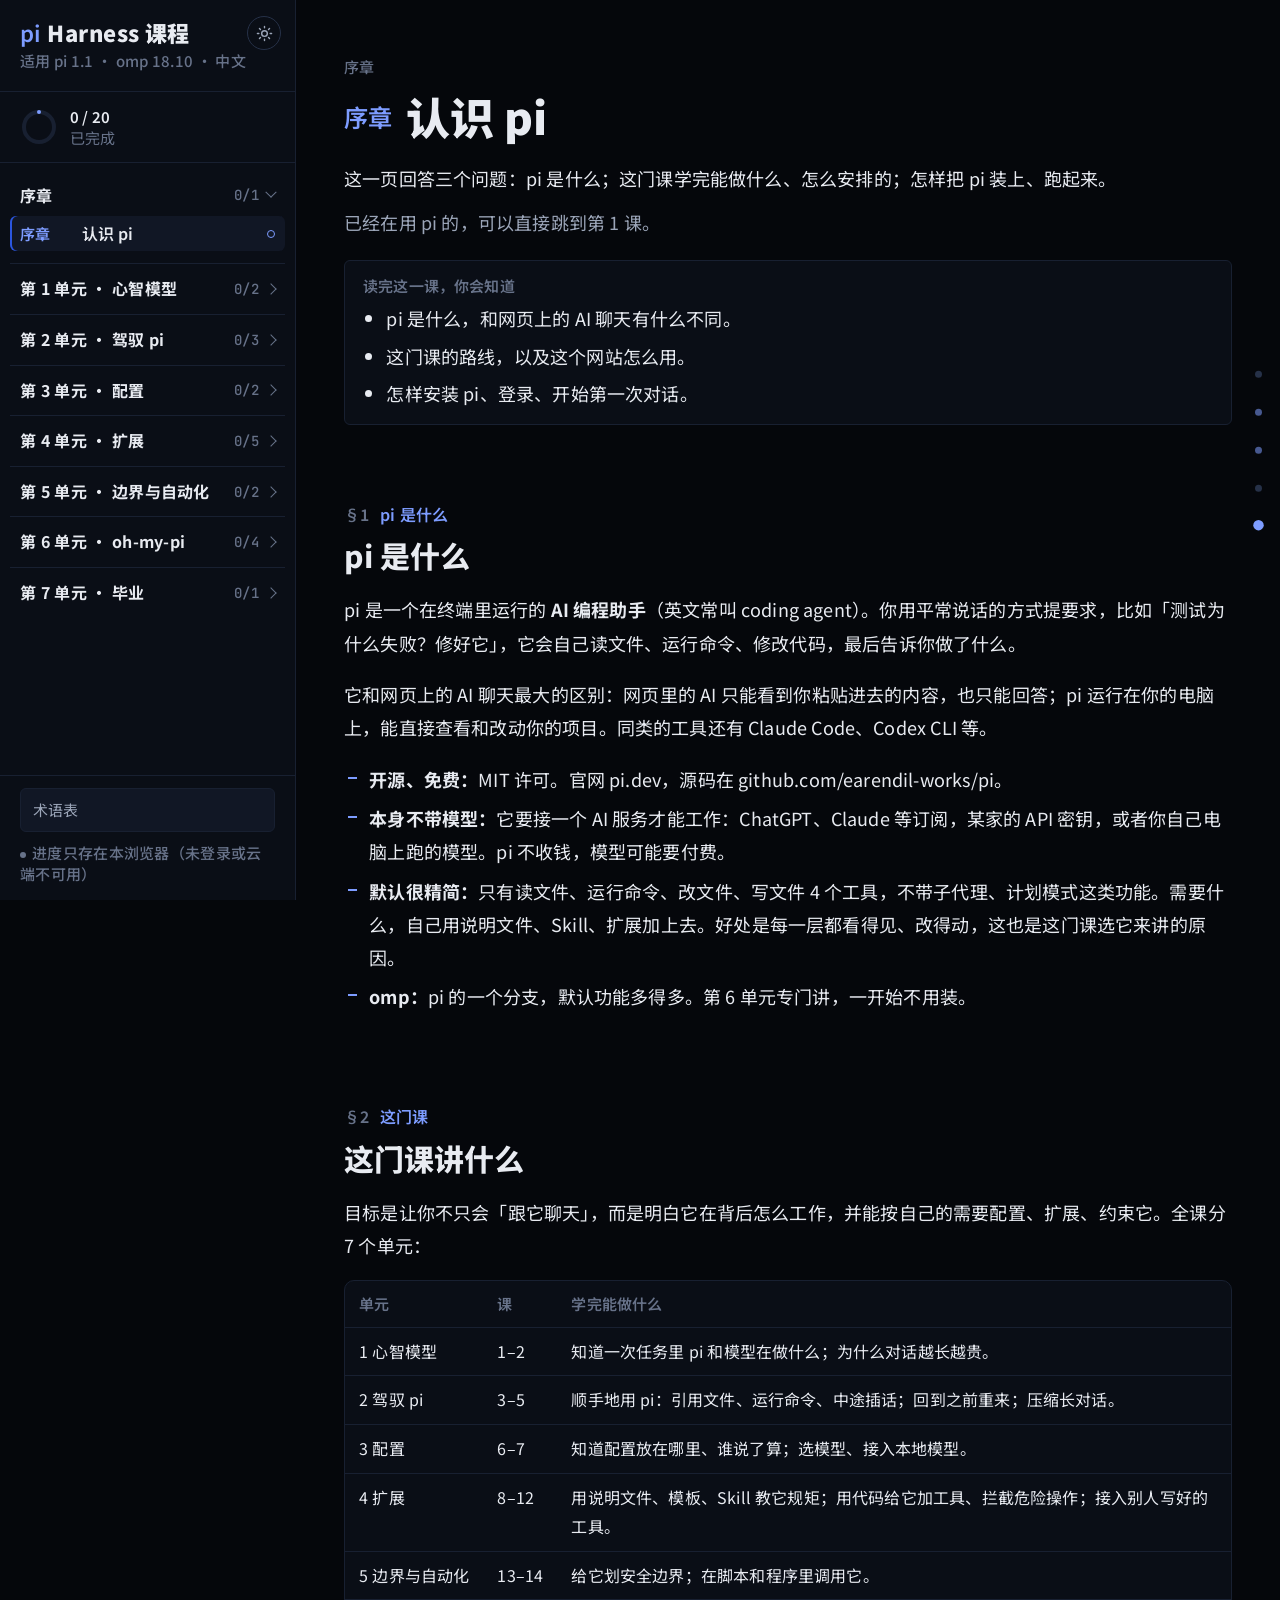
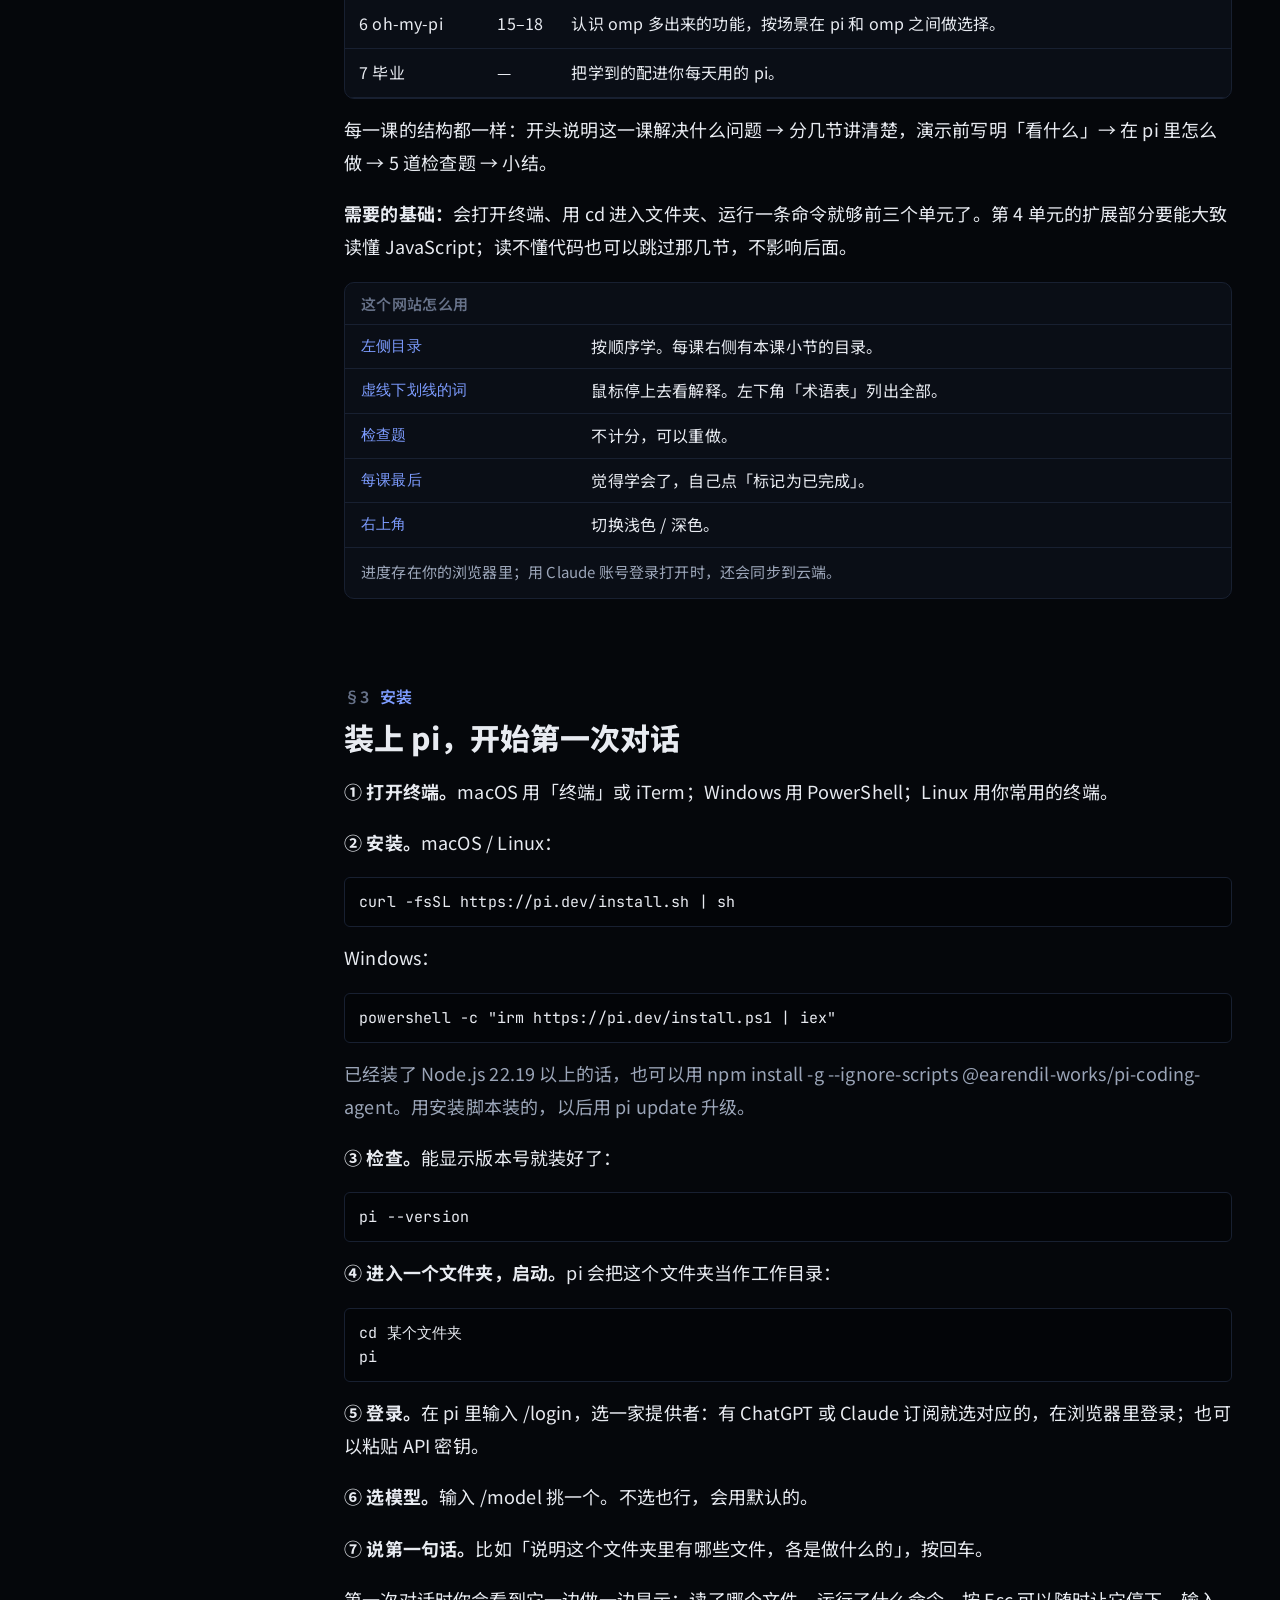
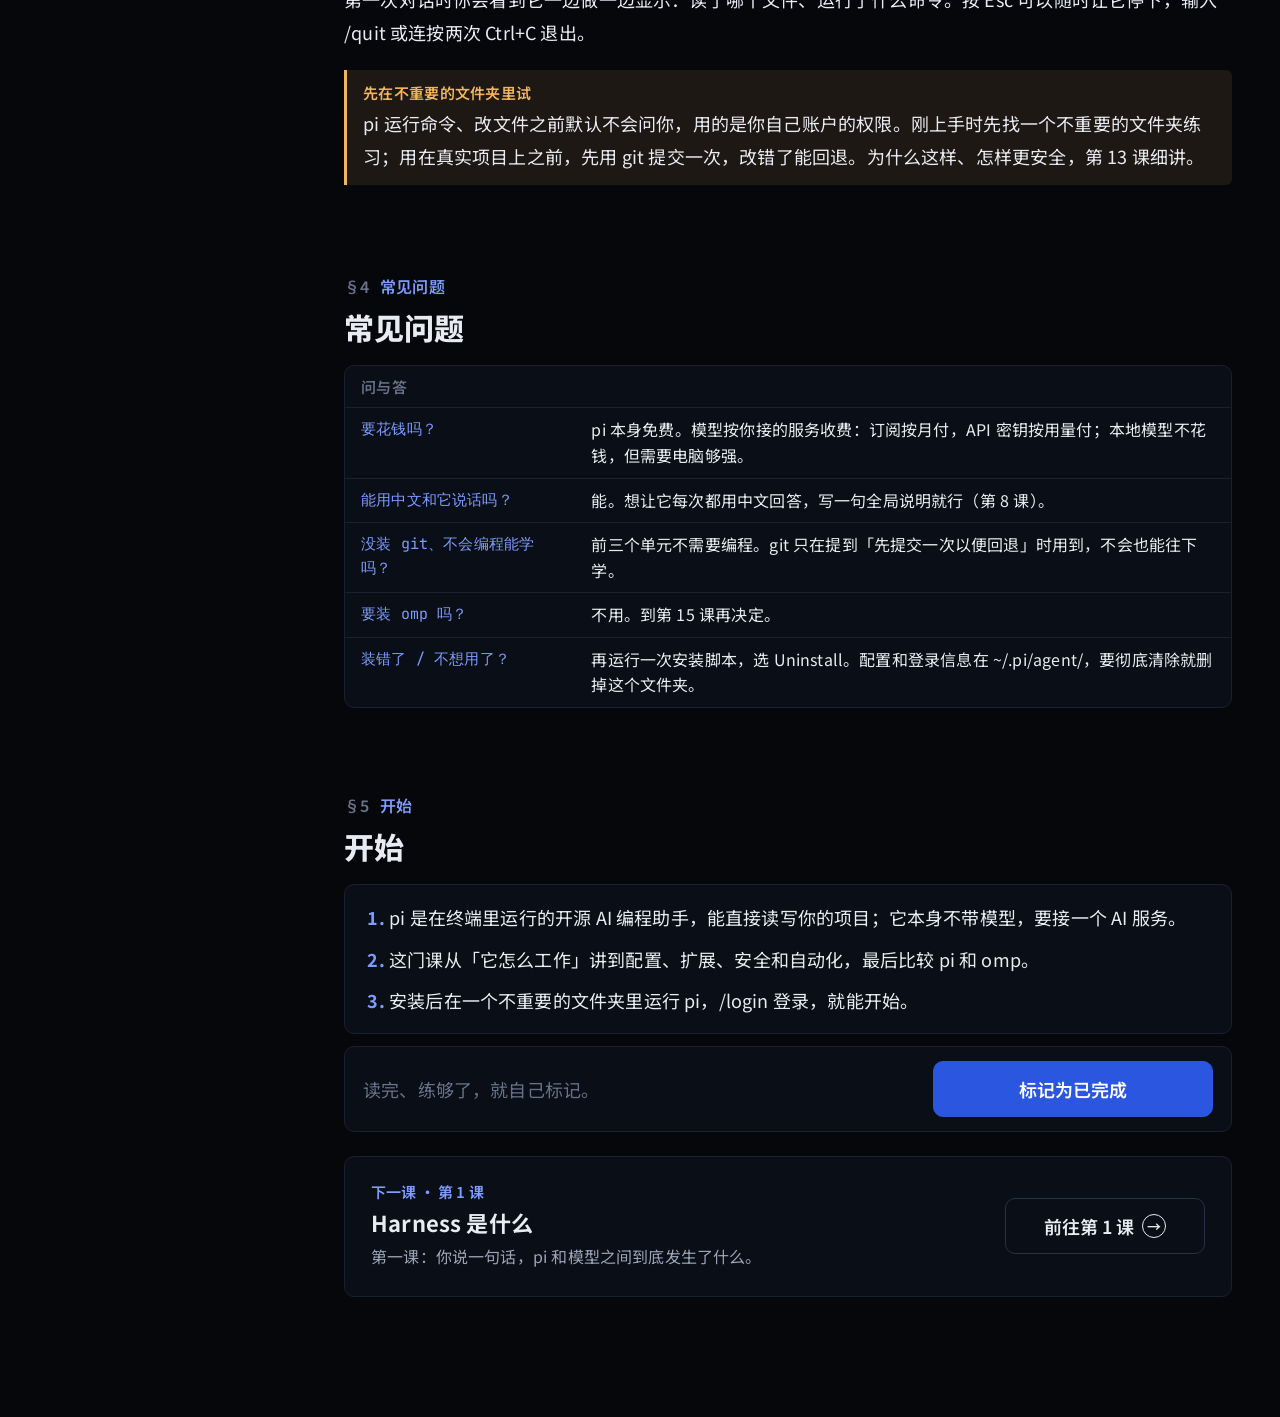
<file: index.html>
<!doctype html>
<meta charset="utf-8">
<title>Pi Harness 课程</title>
<link rel="icon" href="site/favicon.svg" type="image/svg+xml">
<meta http-equiv="refresh" content="0; url=site/">
<script>location.replace("site/" + location.hash);</script>
<a href="site/">进入课程</a>
</file>
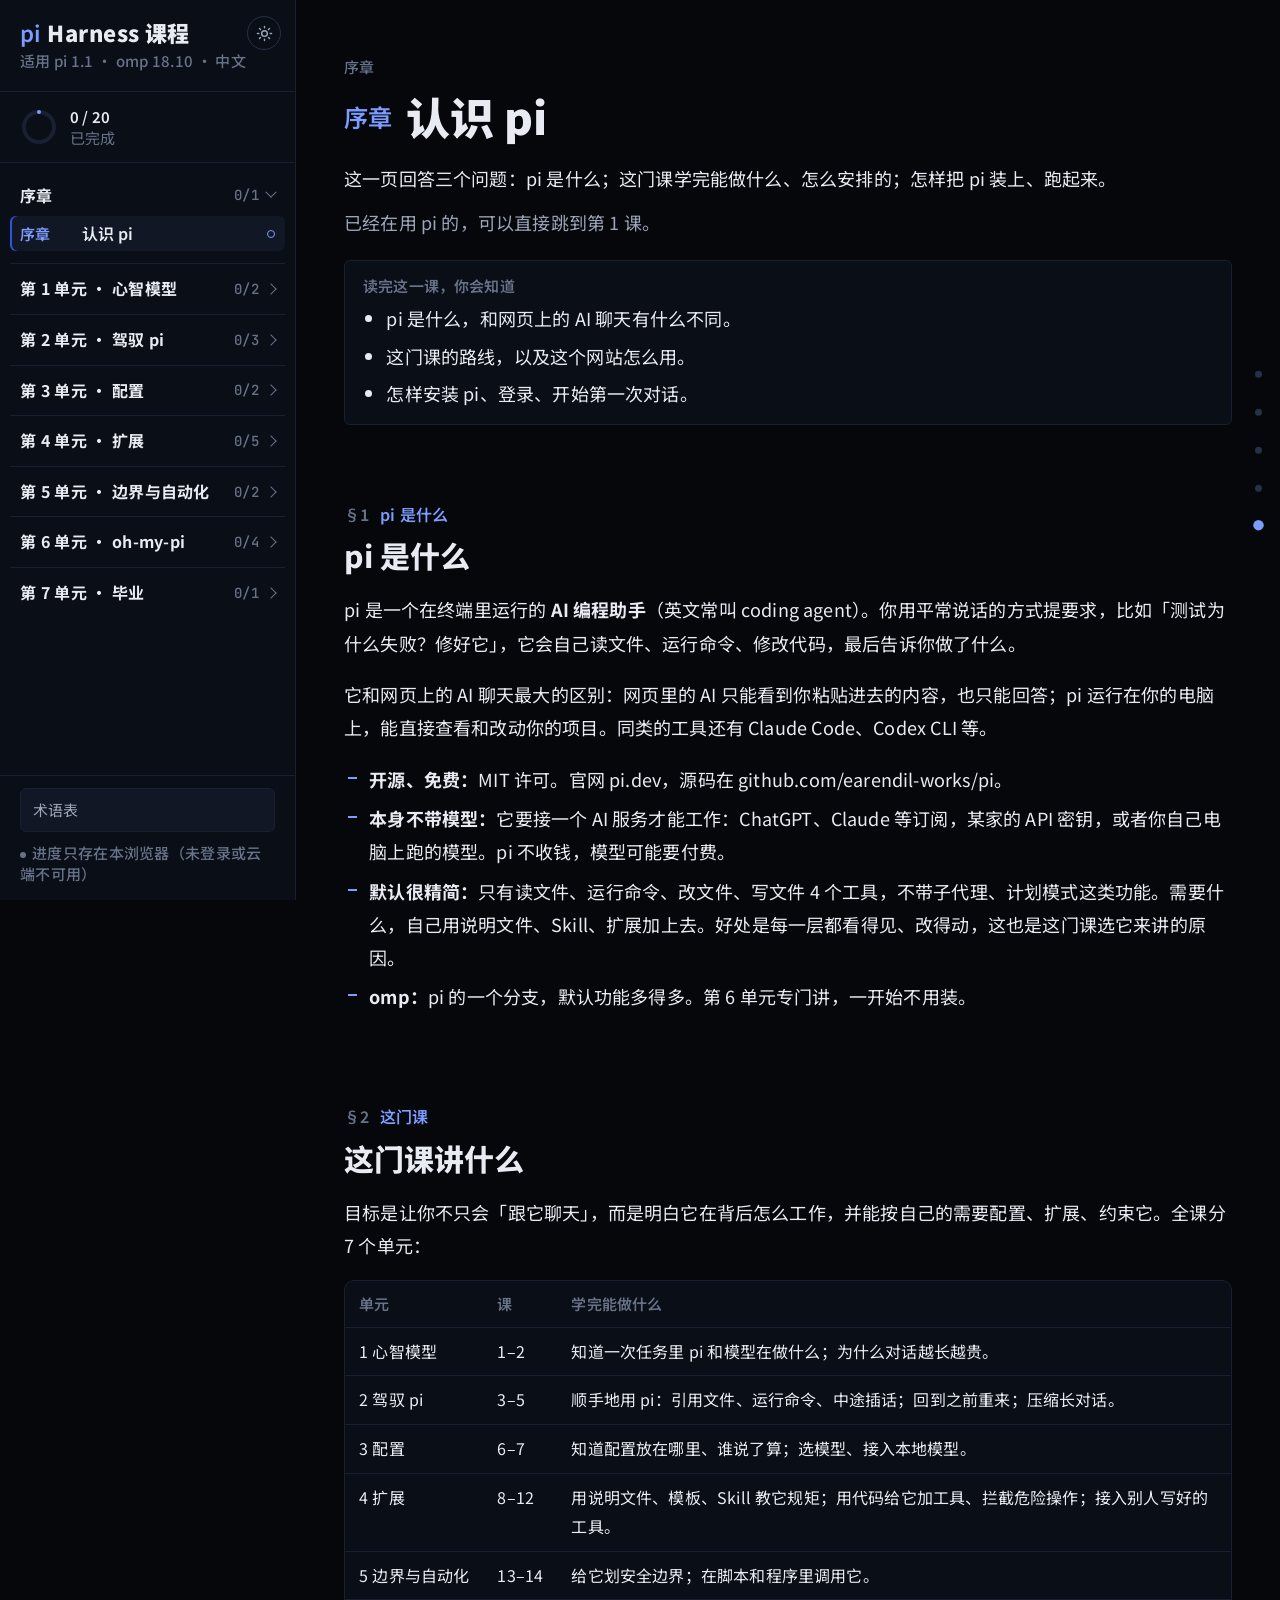
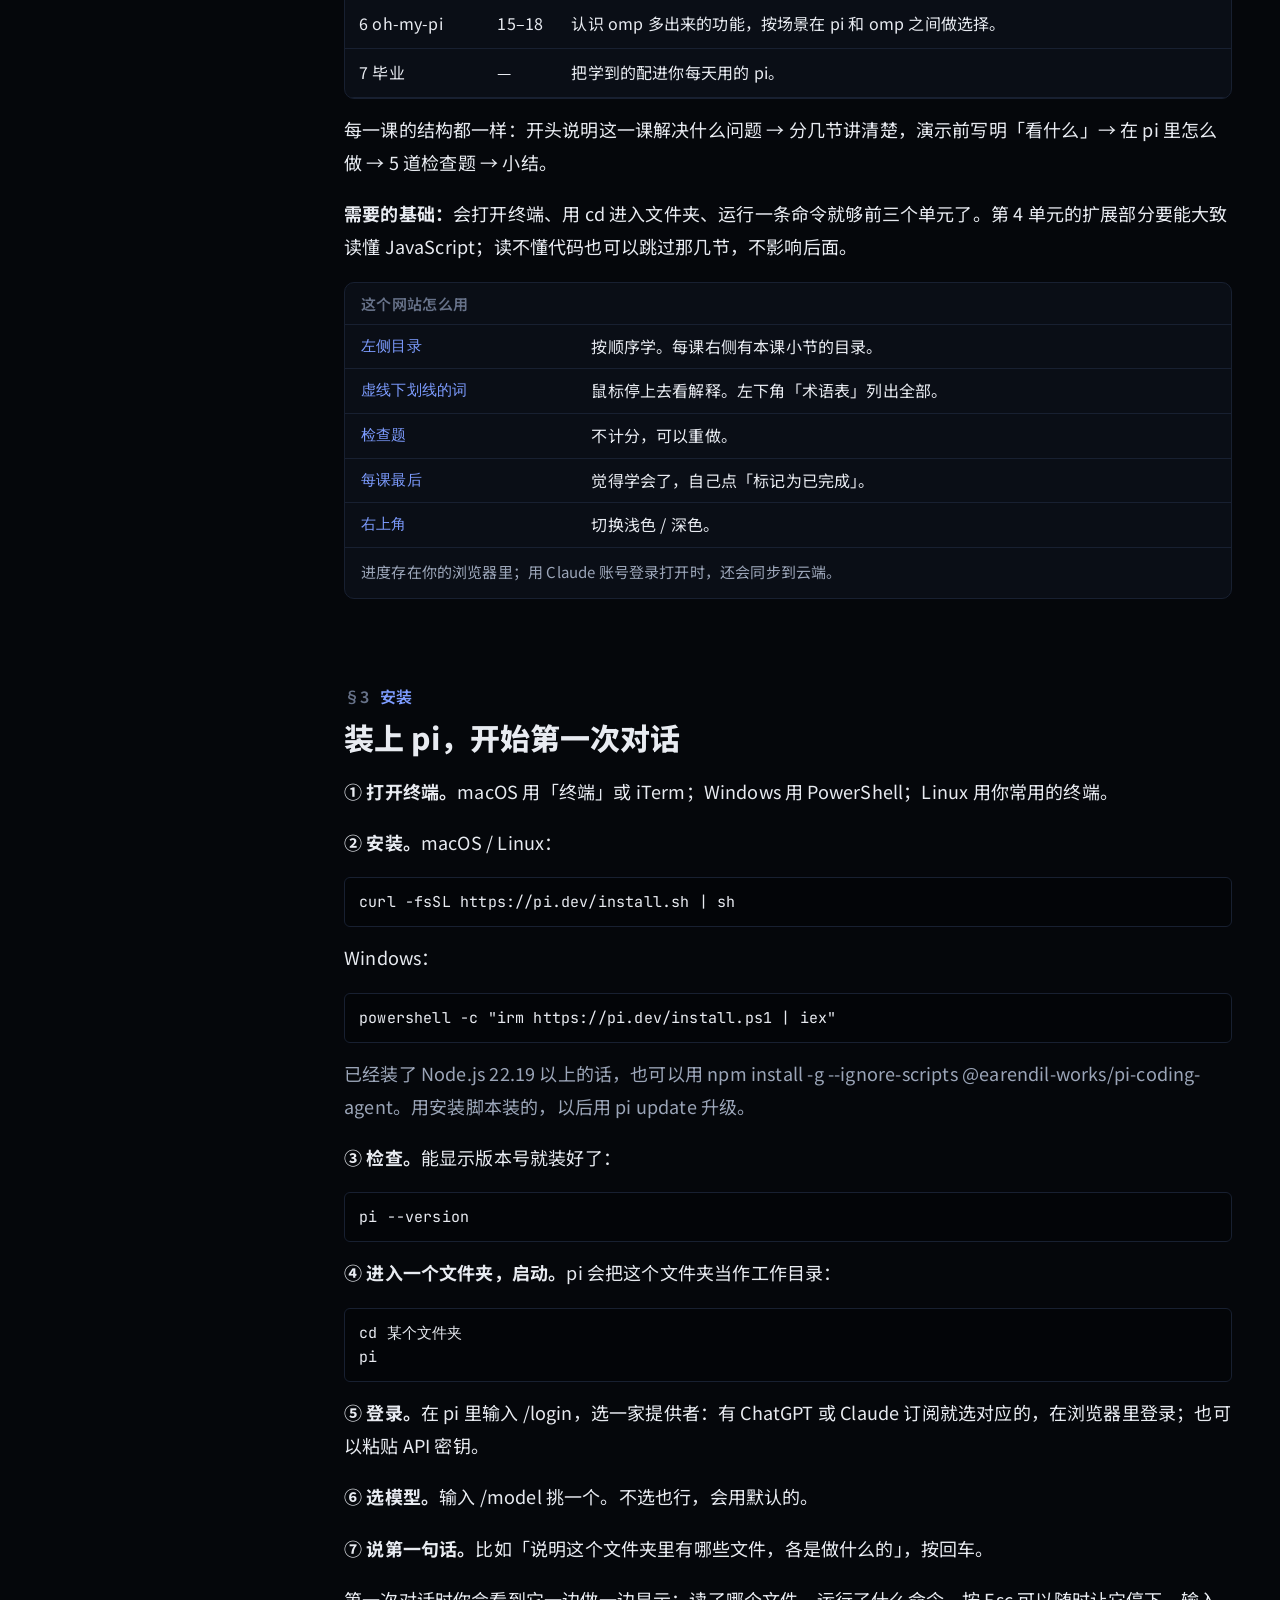
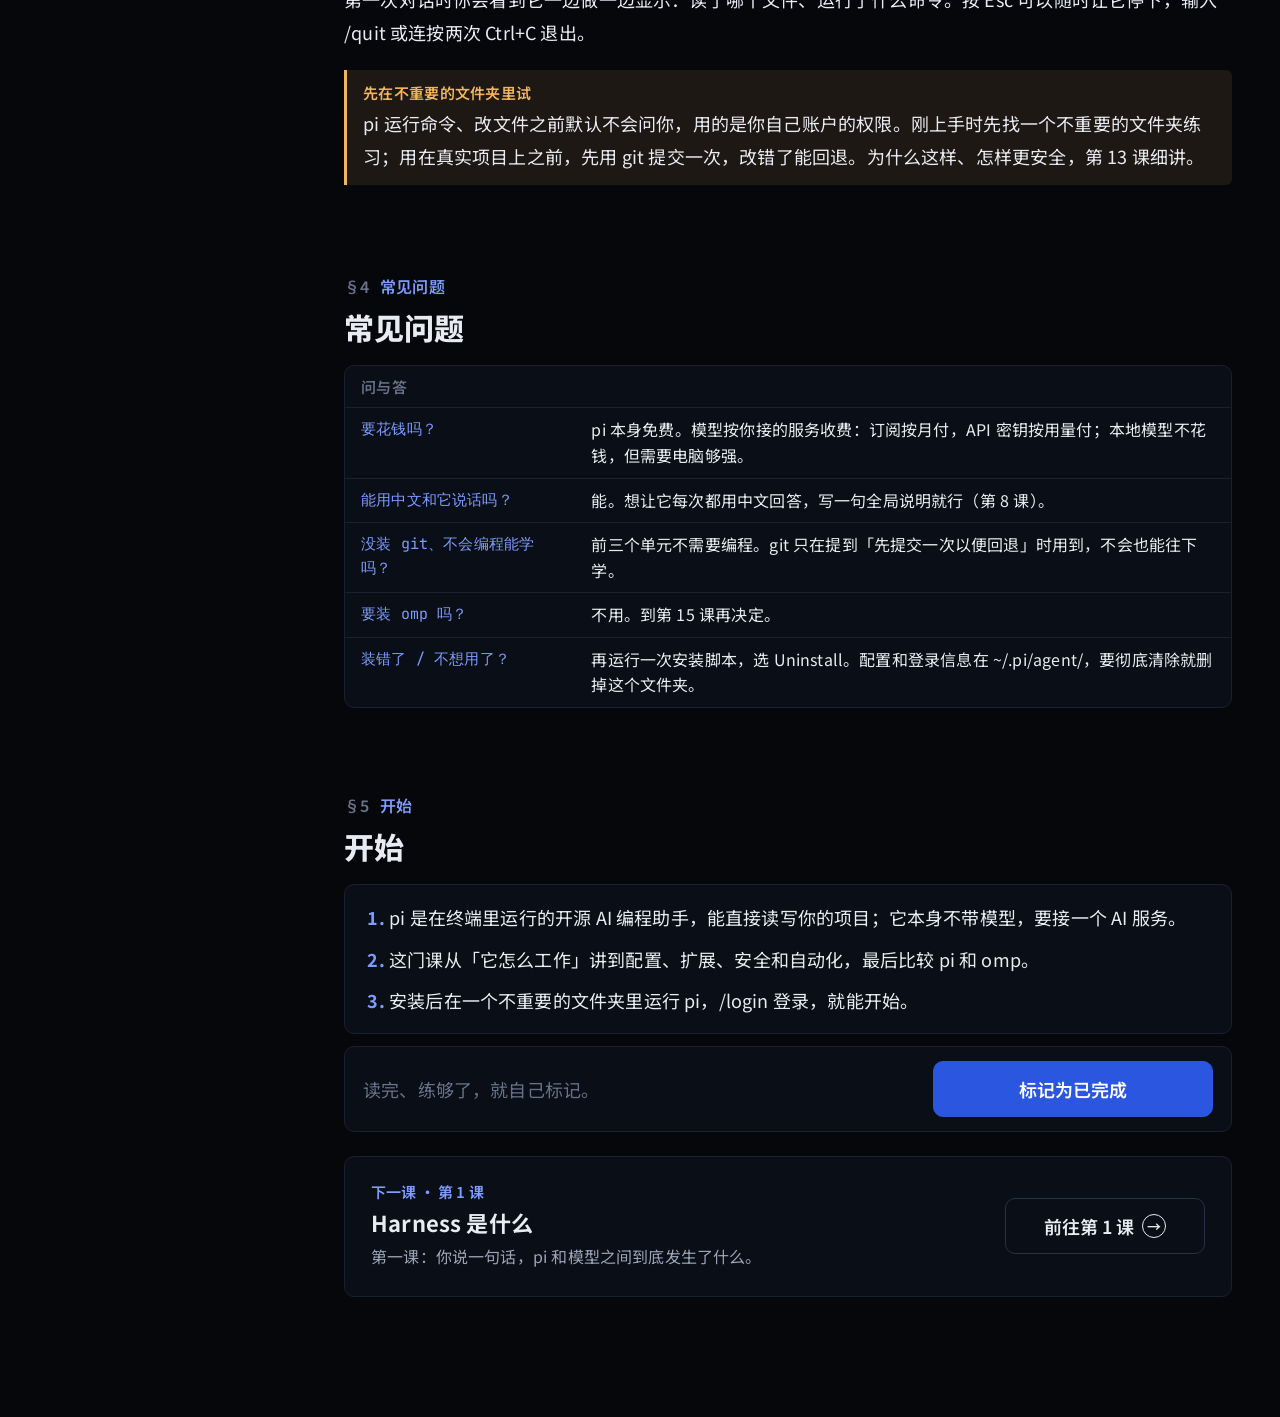
<file: site/index.html>
<!doctype html>
<meta charset="utf-8">
<meta name="viewport" content="width=device-width, initial-scale=1">
<title>Pi Harness 课程</title>
<link rel="icon" href="favicon.svg" type="image/svg+xml">
<script>try { if (localStorage.getItem("pi-course-theme") === "light") document.documentElement.dataset.theme = "light"; } catch (e) {}</script>
<link rel="preconnect" href="https://fonts.googleapis.com">
<link rel="preconnect" href="https://fonts.gstatic.com" crossorigin>
<link rel="stylesheet" href="https://fonts.googleapis.com/css2?family=JetBrains+Mono:wght@400;500&family=Noto+Sans+SC:wght@400;500;700;800;900&display=swap">
<link rel="stylesheet" href="app.css?v=20261016c">

<div class="shell">
  <aside class="rail" aria-label="课程导航">
    <div class="brand">
      <div class="brand-mark"><span class="pi">pi</span> Harness 课程</div>
      <div class="brand-sub">适用 pi 1.1 · omp 18.10 · 中文</div>
      <button class="theme-btn" id="btn-theme" type="button" aria-label="切换到浅色" title="切换到浅色"></button>
    </div>
    <div class="rail-progress">
      <svg width="38" height="38" viewBox="0 0 38 38" aria-hidden="true">
        <circle cx="19" cy="19" r="15" fill="none" stroke="var(--line)" stroke-width="4"/>
        <circle id="rp-ring" cx="19" cy="19" r="15" fill="none" stroke="var(--c-harness)" stroke-width="4" stroke-linecap="round" transform="rotate(-90 19 19)" stroke-dasharray="0 100"/>
      </svg>
      <div><div class="num" id="rp-num">0 / 20</div><div class="lbl">已完成</div></div>
    </div>
    <nav class="units" id="units"></nav>
    <div class="rail-foot">
      <button class="rail-btn" id="btn-gloss" type="button">术语表</button>
      <div class="sync" id="sync"></div>
    </div>
  </aside>
  <main class="main">
    <div class="page" id="page"></div>
  </main>
</div>

<script src="trace.js?v=20261016c"></script>
<script src="core.js?v=20261016c"></script>
<script src="intro.js?v=20261016c"></script>
<script src="m0.js?v=20261016c"></script>
<script src="m1.js?v=20261016c"></script>
<script src="m2.js?v=20261016c"></script>
<script src="m3.js?v=20261016c"></script>
<script src="m4.js?v=20261016c"></script>
<script src="m5.js?v=20261016c"></script>
<script src="m6.js?v=20261016c"></script>
<script src="m7.js?v=20261016c"></script>
<script src="m8.js?v=20261016c"></script>
<script src="m9.js?v=20261016c"></script>
<script src="m10.js?v=20261016c"></script>
<script src="m11.js?v=20261016c"></script>
<script src="m12.js?v=20261016c"></script>
<script src="m13.js?v=20261016c"></script>
<script src="m14.js?v=20261016c"></script>
<script src="m15.js?v=20261016c"></script>
<script src="m16.js?v=20261016c"></script>
<script src="m17.js?v=20261016c"></script>
<script src="cap.js?v=20261016c"></script>
<script>window.Course.boot();</script>
</file>
<file: site/app.css>
/* Layout: instrument panel. Fixed course rail on the left, a reading column in the middle,
   wide "bench" blocks for simulators that break out of the column.
   Palette: near-black + deep blue. Dark is the default; light is opt-in via data-theme="light". */
:root {
  color-scheme: dark;
  --bg: #05070b;
  --panel: #0a0e16;
  --raised: #111725;
  --sunk: #030508;
  --line: #182031;
  --line-2: #263148;
  --fg: #e8ebf1;
  --fg-dim: #9ba5b8;
  --fg-mute: #677289;

  /* Brand accent: fills (buttons, active states) and the text on them. */
  --accent: #2b56e0;
  --accent-hi: #3a66f2;
  --accent-ink: #ffffff;

  /* Role colors: the same colors mean the same thing in every diagram of the course.
     harness doubles as the brand blue (text-legible tint of --accent). */
  --c-user: #6cc9ee;
  --c-model: #f2b45c;
  --c-harness: #7d9cff;
  --c-tool: #c49bff;
  --c-ctx: #ff8a7a;

  --ok: #7fd394;
  --bad: #ff6f6f;
  --warn: #f2d15c;

  --c-user-bg: rgba(108, 201, 238, .10);
  --c-model-bg: rgba(242, 180, 92, .10);
  --c-harness-bg: rgba(125, 156, 255, .11);
  --c-tool-bg: rgba(196, 155, 255, .10);
  --c-ctx-bg: rgba(255, 138, 122, .10);
  --ok-bg: rgba(127, 211, 148, .10);
  --bad-bg: rgba(255, 111, 111, .10);

  --f-display: var(--f-body);
  --f-body: "Noto Sans SC", "Source Han Sans SC", "PingFang SC", system-ui, sans-serif;
  --f-mono: "JetBrains Mono", "Sarasa Mono SC", ui-monospace, "SFMono-Regular", monospace;

  --rail-w: 296px;
  --prose: 40em;
  --bench: 960px;
  --r: 6px;
  --shadow: 0 1px 0 rgba(255, 255, 255, .03) inset, 0 12px 32px rgba(0, 0, 0, .5);
}
:root[data-theme="light"] {
  color-scheme: light;
  --bg: #f5f6f9; --panel: #ffffff; --raised: #f6f7fa; --sunk: #eceff4;
  --line: #e0e4eb; --line-2: #c8cfdb;
  --fg: #0a0d14; --fg-dim: #3e4758; --fg-mute: #737d90;
  --accent: #15308c; --accent-hi: #1c3ca6; --accent-ink: #ffffff;
  --c-user: #0a78a6; --c-model: #a8630a; --c-harness: #1d44b8; --c-tool: #7a45d6; --c-ctx: #c4422f;
  --ok: #1f8a43; --bad: #c62f2f; --warn: #9a7a00;
  --c-user-bg: rgba(10, 120, 166, .08); --c-model-bg: rgba(168, 99, 10, .09); --c-harness-bg: rgba(29, 68, 184, .08);
  --c-tool-bg: rgba(122, 69, 214, .08); --c-ctx-bg: rgba(196, 66, 47, .08); --ok-bg: rgba(31, 138, 67, .08); --bad-bg: rgba(198, 47, 47, .08);
  --shadow: 0 1px 2px rgba(10, 13, 20, .06), 0 8px 24px rgba(10, 13, 20, .06);
}

* { box-sizing: border-box; }
html, body { height: 100%; }
body {
  margin: 0; background: var(--bg); color: var(--fg);
  font: 400 18px/1.85 var(--f-body); letter-spacing: .01em;
  -webkit-font-smoothing: antialiased;
}
::selection { background: var(--accent); color: var(--accent-ink); }
a { color: var(--c-harness); text-underline-offset: 3px; }
button { font: inherit; color: inherit; }
:focus-visible { outline: 2px solid var(--c-harness); outline-offset: 2px; border-radius: 3px; }
code, kbd, pre, .mono { font-family: var(--f-mono); font-size: .86em; }
code { background: var(--raised); border: 1px solid var(--line); padding: .05em .35em; border-radius: 4px; }
kbd { border: 1px solid var(--line-2); border-bottom-width: 2px; padding: 0 .4em; border-radius: 4px; background: var(--raised); font-size: .8em; }

/* ---------- shell ---------- */
.shell { display: grid; grid-template-columns: var(--rail-w) minmax(0, 1fr); min-height: 100%; }
.rail {
  position: sticky; top: env(safe-area-inset-top, 0px); height: 100vh; overflow-y: auto;
  border-right: 1px solid var(--line); background: var(--panel);
  display: flex; flex-direction: column; padding-block: 20px 16px;
}
.brand { padding: 0 20px 18px; border-bottom: 1px solid var(--line); }
.brand-mark { font: 900 22px/1.1 var(--f-display); letter-spacing: .02em; }
.brand-mark .pi { color: var(--c-harness); font-family: var(--f-body); font-weight: 600; }
.brand-sub { color: var(--fg-mute); font: 500 15px/1.5 var(--f-body); letter-spacing: .06em; margin-top: 6px; }
.rail-progress { display: flex; align-items: center; gap: 12px; padding: 14px 20px; border-bottom: 1px solid var(--line); }
.rail-progress .num { font: 600 15px var(--f-body); }
.rail-progress .lbl { color: var(--fg-mute); font-size: 15px; line-height: 1.4; }
.units { flex: 1; padding: 8px 10px; }
.unit-h {
  display: flex; align-items: center; gap: 8px; width: 100%; border: 0; background: none; cursor: pointer; text-align: left;
  font: 700 16px/1.35 var(--f-body); color: var(--fg); padding: 14px 10px 10px; border-top: 1px solid var(--line); margin-top: 4px;
}
.units > .unit-h:first-child { border-top: 0; margin-top: 0; }
.unit-h .uc { margin-left: auto; font: 500 14px var(--f-mono); color: var(--fg-mute); }
.unit-h .chev { width: 8px; height: 8px; border-right: 1.5px solid var(--fg-mute); border-bottom: 1.5px solid var(--fg-mute); transform: rotate(45deg) translate(-2px, -2px); transition: transform .2s; flex: none; }
.unit-h[aria-expanded="false"] .chev { transform: rotate(-45deg); }
.unit-h:hover .chev { border-color: var(--fg); }
.unit-b { display: grid; gap: 2px; padding-bottom: 8px; }
.unit-b[hidden] { display: none; }
.mod-link {
  display: grid; grid-template-columns: 58px 1fr auto; align-items: center; gap: 4px;
  width: 100%; text-align: left; border: 0; background: none; cursor: pointer;
  padding: 6px 10px; border-radius: var(--r); color: var(--fg-dim); font-size: 16px; line-height: 1.45;
}
.mod-link:hover { background: var(--raised); color: var(--fg); }
.mod-link[aria-current="page"] { background: var(--raised); color: var(--fg); font-weight: 600; box-shadow: inset 2px 0 0 var(--accent); }
.mod-link .mid { font: 600 15px var(--f-body); color: var(--fg-mute); }
.mod-link[aria-current="page"] .mid { color: var(--c-harness); }
.mod-link .st { width: 8px; height: 8px; border-radius: 50%; border: 1.5px solid var(--line-2); }
.mod-link .st.built { border-color: var(--c-harness); }
.mod-link .st.started { background: linear-gradient(90deg, var(--c-harness) 50%, transparent 50%); border-color: var(--c-harness); }
.mod-link .st.done { background: var(--c-harness); border-color: var(--c-harness); }
.rail-foot { padding: 12px 20px 0; border-top: 1px solid var(--line); display: grid; gap: 6px; }
.rail-btn {
  display: flex; align-items: center; gap: 10px; border: 1px solid var(--line); background: var(--raised);
  border-radius: var(--r); padding: 7px 12px; cursor: pointer; font-size: 15px; color: var(--fg-dim);
}
.rail-btn:hover { color: var(--fg); border-color: var(--line-2); }
.sync { font: 500 15px/1.4 var(--f-body); color: var(--fg-mute); padding-top: 4px; }
.sync .dot { display: inline-block; width: 6px; height: 6px; border-radius: 50%; background: var(--fg-mute); margin-right: 6px; vertical-align: 1px; }
.sync.on .dot { background: var(--ok); }

.main { min-width: 0; }
.page { padding-inline: 48px; padding-block: 0 120px; }
.col { max-width: none; margin-inline: auto; }
.bench { max-width: var(--bench); margin-inline: auto; }

/* ---------- section scaffolding ---------- */
.sec { padding-top: 72px; scroll-margin-top: 24px; }
.sec-tag { font: 600 16px/1.2 var(--f-body); letter-spacing: 0; color: var(--c-harness); display: flex; gap: 10px; align-items: center; }
.sec-tag .n { color: var(--fg-mute); }
h1, h2, h3 { font-family: var(--f-display); text-wrap: balance; letter-spacing: .01em; }
h2 { font-size: 30px; line-height: 1.3; font-weight: 900; margin: 12px 0 18px; }
h3 { font-size: 22px; line-height: 1.4; font-weight: 700; margin: 32px 0 10px; }
p { margin: 0 0 1em; }
.lead { font-size: 18px; color: var(--fg); }
.dim { color: var(--fg-dim); }
.mute { color: var(--fg-mute); }
.rule { list-style: none; padding: 0; margin: 0 0 1.2em; display: grid; gap: 6px; }
.rule li { padding-left: 1.4em; position: relative; }
.rule li::before { content: ""; position: absolute; left: .2em; top: .78em; width: .5em; height: 2px; background: var(--c-harness); }

/* role chips */
.r { font-weight: 600; white-space: nowrap; }
.r-user { color: var(--c-user); } .r-model { color: var(--c-model); } .r-harness { color: var(--c-harness); } .r-tool { color: var(--c-tool); } .r-ctx { color: var(--c-ctx); }

/* glossary terms */
.t { border-bottom: 1px dashed var(--fg-mute); cursor: help; }
.t:hover, .t:focus-visible { border-bottom-color: var(--c-harness); color: var(--fg); }
.tip {
  position: fixed; z-index: 60; max-width: 340px; background: var(--raised); border: 1px solid var(--line-2);
  border-radius: var(--r); padding: 10px 12px; font-size: 15px; line-height: 1.65; box-shadow: var(--shadow); pointer-events: none;
}
.tip b { display: block; font-family: var(--f-body); font-size: 15px; color: var(--c-harness); margin-bottom: 2px; font-weight: 600; }

/* callouts */
.note { border-left: 3px solid var(--c-harness); background: var(--c-harness-bg); padding: 12px 16px; border-radius: 0 var(--r) var(--r) 0; margin: 20px 0; }
.note.warn { border-color: var(--c-model); background: var(--c-model-bg); }
.note .k { font: 600 15px var(--f-body); letter-spacing: .06em; color: var(--c-harness); display: block; margin-bottom: 4px; }
.note.warn .k { color: var(--c-model); }
.thesis { font: 900 22px/1.5 var(--f-display); margin: 28px 0; padding-left: 20px; border-left: 4px solid var(--c-model); }

/* cards and panels */
.panel { background: var(--panel); border: 1px solid var(--line); border-radius: 10px; }
.panel-h { display: flex; align-items: center; justify-content: space-between; gap: 12px; padding: 10px 16px; border-bottom: 1px solid var(--line); font: 600 15px var(--f-body); letter-spacing: .05em; color: var(--fg-mute); }
.panel-b { padding: 16px; }

/* buttons */
.btn {
  display: inline-flex; align-items: center; gap: 8px; border: 1px solid var(--line-2); background: var(--raised);
  padding: 7px 14px; border-radius: var(--r); cursor: pointer; font-size: 16px; line-height: 1.4;
}
.btn:hover:not(:disabled) { border-color: var(--c-harness); }
.btn:disabled { opacity: .4; cursor: default; }
.btn.primary { background: var(--accent); color: var(--accent-ink); border-color: var(--accent); font-weight: 600; }
.btn.primary:hover:not(:disabled) { background: var(--accent-hi); border-color: var(--accent-hi); }
.btn.ghost { background: none; }
.btn .k { font: 500 15px var(--f-body); opacity: .7; }

/* ---------- module header ---------- */
.mhead { padding-top: 56px; }
.crumbs { font: 500 15px var(--f-body); color: var(--fg-mute); letter-spacing: .05em; }
.mtitle { font: 900 44px/1.15 var(--f-display); margin: 14px 0 0; letter-spacing: .02em; }
.mtitle .mid { font-family: var(--f-body); font-weight: 600; color: var(--c-harness); font-size: .55em; vertical-align: .35em; margin-right: 14px; }

/* ---------- hero: raw model output ---------- */
.hero { margin-top: 36px; display: grid; grid-template-columns: minmax(0, 1.05fr) minmax(0, .95fr); gap: 0; overflow: hidden; }
.hero-l { padding: 24px; border-right: 1px solid var(--line); background: var(--sunk); min-width: 0; }
.hero-r { padding: 24px; min-width: 0; display: flex; flex-direction: column; gap: 14px; }
.hero-lbl { font: 600 15px var(--f-body); letter-spacing: .08em; color: var(--fg-mute); display: flex; justify-content: space-between; gap: 8px; }
.stream { font: 500 22px/1.75 var(--f-body); min-height: 7.2em; margin-top: 16px; word-break: break-all; }
.stream .tok { color: var(--c-model); padding: 1px 0; border-radius: 3px; }
.stream .tok:nth-child(even) { background: var(--c-model-bg); }
.stream .caret { display: inline-block; width: .55em; height: 1.1em; background: var(--c-model); vertical-align: -.18em; animation: blink 1s steps(2) infinite; }
@keyframes blink { 50% { opacity: 0; } }
.hero-meta { display: flex; gap: 18px; flex-wrap: wrap; font: 500 15px var(--f-body); color: var(--fg-mute); margin-top: 14px; }
.hero-meta b { color: var(--fg-dim); font-weight: 600; }
.switch { display: inline-flex; border: 1px solid var(--line-2); border-radius: 999px; padding: 3px; gap: 2px; background: var(--raised); }
.switch button { border: 0; background: none; padding: 5px 14px; border-radius: 999px; cursor: pointer; font-size: 15px; color: var(--fg-dim); }
.switch button[aria-pressed="true"] { background: var(--accent); color: var(--accent-ink); font-weight: 600; }
.pipe { display: grid; gap: 10px; }
.pipe-step { display: grid; grid-template-columns: 22px 1fr; gap: 10px; align-items: start; opacity: .28; transition: opacity .35s; }
.pipe-step.on { opacity: 1; }
.pipe-step .ico { width: 22px; height: 22px; border-radius: 50%; border: 1.5px solid currentColor; display: grid; place-items: center; font: 600 15px var(--f-body); margin-top: 2px; }
.pipe-step .t1 { font-size: 16px; font-weight: 600; }
.pipe-step pre { margin: 6px 0 0; font-size: 15px; line-height: 1.55; background: var(--sunk); border: 1px solid var(--line); border-radius: var(--r); padding: 8px 10px; max-height: 150px; overflow: auto; white-space: pre-wrap; color: var(--fg-dim); }
.pipe-step pre.err { border-color: color-mix(in srgb, var(--bad) 45%, var(--line)); }
.nohar { border: 1px dashed var(--line-2); border-radius: var(--r); padding: 16px; color: var(--fg-dim); font-size: 16px; }

/* objectives */
.objectives { margin-top: 40px; display: grid; grid-template-columns: minmax(0, 1fr) 240px; gap: 0; }
.objectives ol { margin: 0; padding: 18px 20px 18px 44px; display: grid; gap: 8px; }
.objectives li::marker { font-family: var(--f-body); color: var(--c-harness); font-weight: 600; }
.obj-side { border-left: 1px solid var(--line); padding: 18px 20px; display: grid; gap: 14px; align-content: start; font-size: 15px; }
.obj-side .k { font: 600 15px var(--f-body); letter-spacing: .08em; color: var(--fg-mute); display: block; }

/* ---------- prediction ---------- */
.predict { margin: 22px 0; }
.predict .q { padding: 16px 18px 6px; font-weight: 600; }
.predict .q .k { font: 600 15px var(--f-body); letter-spacing: .08em; color: var(--c-model); display: block; margin-bottom: 4px; font-weight: 600; }
.opts { display: grid; gap: 8px; padding: 10px 18px 18px; }
.opt {
  display: grid; grid-template-columns: 26px 1fr; gap: 10px; align-items: start; text-align: left;
  border: 1px solid var(--line); background: var(--raised); border-radius: var(--r); padding: 9px 12px; cursor: pointer; font-size: 16px; line-height: 1.6;
}
.opt:hover:not(:disabled) { border-color: var(--line-2); }
.opt .l { font: 600 15px/1.9 var(--f-body); color: var(--fg-mute); }
.opt[aria-pressed="true"] { border-color: var(--c-model); background: var(--c-model-bg); }
.opt.right { border-color: var(--ok); background: var(--ok-bg); }
.opt.wrong { border-color: var(--bad); background: var(--bad-bg); }
.opt:disabled { cursor: default; }
.feedback { padding: 0 18px 16px; font-size: 16px; color: var(--fg-dim); }
.feedback .verdict { font-weight: 700; margin-right: 6px; }
.feedback .verdict.ok { color: var(--ok); } .feedback .verdict.no { color: var(--bad); }
.locked-note { font: 500 15px var(--f-body); color: var(--fg-mute); padding: 0 18px 14px; }

/* ---------- roles diagram ---------- */
.roles { display: grid; grid-template-columns: minmax(0, 1.25fr) minmax(0, 1fr); gap: 0; margin-top: 24px; }
.roles svg { width: 100%; height: auto; display: block; }
.roles .side { border-left: 1px solid var(--line); padding: 20px; min-width: 0; }
.role-node { cursor: pointer; }
.role-node rect { transition: stroke-width .2s, fill-opacity .2s; }
.role-node:hover rect, .role-node.sel rect { stroke-width: 2.5; }
.role-node:focus-visible { outline: none; }
.role-node:focus-visible rect { stroke-width: 3; }
.svg-label { font: 700 15px var(--f-body); }
.svg-sub { font: 500 11px var(--f-body); }
.flow { stroke-dasharray: 5 6; animation: dash 1.2s linear infinite; }
@keyframes dash { to { stroke-dashoffset: -22; } }
.does h4 { font: 600 15px var(--f-body); letter-spacing: .06em; margin: 14px 0 6px; color: var(--fg-mute); }
.does ul { margin: 0; padding-left: 1.2em; display: grid; gap: 4px; font-size: 16px; }

/* ---------- request inspector ---------- */
.req { margin-top: 24px; display: grid; grid-template-columns: 300px minmax(0, 1fr); }
.req-list { border-right: 1px solid var(--line); padding: 10px; display: grid; gap: 4px; align-content: start; }
.req-item { display: grid; grid-template-columns: 1fr auto; gap: 8px; align-items: center; border: 1px solid transparent; background: none; text-align: left; border-radius: var(--r); padding: 8px 10px; cursor: pointer; }
.req-item:hover { background: var(--raised); }
.req-item[aria-selected="true"] { background: var(--raised); border-color: var(--line-2); }
.req-item .nm { font-size: 16px; font-weight: 500; }
.req-item .src { display: block; font: 500 15px var(--f-body); color: var(--fg-mute); }
.req-item .sz { font: 500 15px var(--f-body); color: var(--fg-mute); }
.req-item .bar { grid-column: 1 / -1; height: 3px; background: var(--line); border-radius: 2px; overflow: hidden; }
.req-item .bar i { display: block; height: 100%; }
.req-group { font: 600 15px var(--f-body); letter-spacing: .08em; color: var(--fg-mute); padding: 10px 10px 2px; }
.req-view { min-width: 0; padding: 18px 20px; }
.req-view pre { margin: 0; white-space: pre-wrap; word-break: break-word; font-size: 15px; line-height: 1.65; background: var(--sunk); border: 1px solid var(--line); border-radius: var(--r); padding: 14px; max-height: 360px; overflow: auto; color: var(--fg-dim); }
.req-view .why { margin-bottom: 12px; font-size: 16px; }

/* ---------- loop stepper ---------- */
.stepper { margin-top: 28px; }
.st-top { display: flex; align-items: center; justify-content: space-between; gap: 16px; flex-wrap: wrap; padding: 12px 16px; border-bottom: 1px solid var(--line); }
.st-title { font: 600 15px var(--f-body); letter-spacing: .04em; }
.st-title .u { color: var(--c-user); }
.st-ctrls { display: flex; gap: 8px; align-items: center; flex-wrap: wrap; }
.st-grid { display: grid; grid-template-columns: 300px minmax(0, 1fr) 260px; min-height: 560px; }
.st-loop { border-right: 1px solid var(--line); padding: 16px; display: flex; flex-direction: column; gap: 14px; }
.st-loop svg { width: 100%; height: auto; }
.loop-node circle { transition: fill .3s, stroke .3s; }
.loop-node text { transition: fill .3s; }
.st-counters { display: grid; grid-template-columns: 1fr 1fr; gap: 8px; }
.ctr { background: var(--raised); border: 1px solid var(--line); border-radius: var(--r); padding: 8px 10px; }
.ctr .v { font: 700 22px/1.2 var(--f-body); font-variant-numeric: tabular-nums; }
.ctr .k { font-size: 15px; color: var(--fg-mute); }
.st-narr { font-size: 16px; line-height: 1.7; color: var(--fg-dim); border-top: 1px solid var(--line); padding-top: 12px; }
.st-narr b { color: var(--fg); }
.st-feed { padding: 16px; overflow-y: auto; max-height: 640px; display: flex; flex-direction: column; gap: 10px; min-width: 0; scroll-behavior: smooth; }
.ent { border: 1px solid var(--line); border-left-width: 3px; border-radius: var(--r); background: var(--raised); padding: 10px 12px; animation: rise .35s ease-out; min-width: 0; }
@keyframes rise { from { opacity: 0; transform: translateY(6px); } to { opacity: 1; transform: none; } }
.ent-h { display: flex; gap: 10px; align-items: baseline; justify-content: space-between; font: 600 15px var(--f-body); letter-spacing: .05em; }
.ent-h .meta { color: var(--fg-mute); font-weight: 500; }
.ent-b { margin-top: 6px; font-size: 16px; line-height: 1.65; min-width: 0; }
.ent-b pre { margin: 6px 0 0; white-space: pre-wrap; word-break: break-word; font-size: 15px; line-height: 1.55; max-height: 180px; overflow: auto; background: var(--sunk); border: 1px solid var(--line); border-radius: 4px; padding: 8px 10px; color: var(--fg-dim); }
.ent.user { border-left-color: var(--c-user); } .ent.user .ent-h { color: var(--c-user); }
.ent.asst { border-left-color: var(--c-model); } .ent.asst .ent-h { color: var(--c-model); }
.ent.tool { border-left-color: var(--c-tool); } .ent.tool .ent-h { color: var(--c-tool); }
.ent.sys { border-left-color: var(--c-harness); } .ent.sys .ent-h { color: var(--c-harness); }
.ent.end { border-left-color: var(--ok); background: var(--ok-bg); } .ent.end .ent-h { color: var(--ok); }
.ent.err { border-color: color-mix(in srgb, var(--bad) 55%, var(--line)); border-left-color: var(--bad); }
.tc { font-family: var(--f-body); font-size: 15px; color: var(--c-model); background: var(--sunk); border: 1px solid var(--line); border-radius: 4px; padding: 6px 8px; margin-top: 6px; word-break: break-word; }
.tc .nm { color: var(--c-tool); font-weight: 600; }
.stop { display: inline-block; font: 600 15px var(--f-body); padding: 1px 6px; border-radius: 3px; border: 1px solid currentColor; margin-left: 6px; }
.stop.tooluse { color: var(--c-tool); } .stop.done { color: var(--ok); }
.live { color: var(--c-model); font-family: var(--f-body); font-size: 15px; word-break: break-all; }
.st-ctx { border-left: 1px solid var(--line); padding: 16px; display: flex; flex-direction: column; gap: 12px; min-width: 0; }
.ctx-stack { display: flex; flex-direction: column; gap: 3px; flex: 1; min-height: 240px; justify-content: flex-start; }
.ctx-blk { border-radius: 3px; padding: 3px 7px; font: 500 15px/1.4 var(--f-body); color: var(--bg); display: flex; justify-content: space-between; gap: 6px; animation: rise .35s ease-out; overflow: hidden; white-space: nowrap; }
.ctx-blk.sys { background: var(--c-harness); } .ctx-blk.user { background: var(--c-user); } .ctx-blk.asst { background: var(--c-model); } .ctx-blk.tool { background: var(--c-tool); }
.ctx-blk.sent { outline: 2px solid var(--fg); outline-offset: 1px; }
.spark { width: 100%; height: 86px; display: block; }
.st-predict { border-top: 1px solid var(--line); background: var(--c-model-bg); }
.st-predict .q { padding: 14px 16px 4px; font-weight: 600; font-size: 16px; }
.st-predict .q .k { font: 600 15px var(--f-body); letter-spacing: .08em; color: var(--c-model); display: block; }
.st-predict .opts { grid-template-columns: repeat(3, minmax(0, 1fr)); padding: 8px 16px 14px; }
.st-predict .feedback { padding: 0 16px 14px; }
.score-pill { font: 600 15px var(--f-body); border: 1px solid var(--line-2); border-radius: 999px; padding: 3px 10px; color: var(--fg-dim); }
.toggle { display: inline-flex; align-items: center; gap: 8px; font-size: 15px; color: var(--fg-dim); cursor: pointer; user-select: none; }
.toggle input { accent-color: var(--c-harness); }

/* ---------- counting exercise ---------- */
.mini-tr { margin: 20px 0; }
.mini-tr .row { display: grid; grid-template-columns: 54px 92px minmax(0, 1fr); gap: 10px; padding: 6px 16px; border-bottom: 1px solid var(--line); font-size: 15px; align-items: baseline; }
.mini-tr .row:last-child { border-bottom: 0; }
.mini-tr .n { font: 500 15px var(--f-body); color: var(--fg-mute); }
.mini-tr .who { font: 600 15px var(--f-body); }
.mini-tr .what { font-family: var(--f-body); font-size: 15px; color: var(--fg-dim); word-break: break-word; }
.count-q { display: grid; grid-template-columns: repeat(3, minmax(0, 1fr)); gap: 12px; padding: 16px; }
.count-q label { display: grid; gap: 6px; font-size: 16px; }
.count-q input { font: 600 22px var(--f-body); background: var(--sunk); color: var(--fg); border: 1px solid var(--line-2); border-radius: var(--r); padding: 6px 10px; width: 100%; }
.count-q input.right { border-color: var(--ok); } .count-q input.wrong { border-color: var(--bad); }

/* ---------- sorter ---------- */
.sorter { margin-top: 20px; }
.pool { display: flex; flex-wrap: wrap; gap: 8px; padding: 16px; min-height: 64px; border-bottom: 1px solid var(--line); }
.card {
  border: 1px solid var(--line-2); background: var(--raised); border-radius: var(--r); padding: 6px 12px; font-size: 16px; cursor: grab; line-height: 1.5; text-align: left;
}
.card[aria-pressed="true"] { border-color: var(--c-harness); box-shadow: 0 0 0 2px var(--c-harness-bg); }
.card.right { border-color: var(--ok); } .card.wrong { border-color: var(--bad); }
.bins { display: grid; grid-template-columns: repeat(4, minmax(0, 1fr)); }
.bin { padding: 12px; min-height: 180px; border-right: 1px solid var(--line); display: flex; flex-direction: column; gap: 8px; transition: background .2s; }
.bin:last-child { border-right: 0; }
.bin.over, .bin.target { background: var(--raised); }
.bin-h { font: 700 16px var(--f-body); display: flex; justify-content: space-between; align-items: center; border: 0; background: none; padding: 4px 2px; cursor: pointer; text-align: left; }
.bin-h .sub { font: 500 15px var(--f-body); color: var(--fg-mute); }
.sort-expl { font-size: 15px; color: var(--fg-dim); margin-top: -2px; padding-left: 2px; }

/* ---------- consequences ---------- */
.cons { display: grid; grid-template-columns: repeat(2, minmax(0, 1fr)); gap: 16px; margin-top: 24px; }
.con { padding: 18px 20px; }
.con .n { font: 600 15px var(--f-body); color: var(--c-harness); letter-spacing: .06em; }
.con h4 { font: 700 18px/1.4 var(--f-display); margin: 6px 0 8px; }
.con p { font-size: 16px; color: var(--fg-dim); margin: 0 0 10px; }
.con .next { font: 500 15px var(--f-body); color: var(--fg-mute); }
.toolbox { display: flex; flex-wrap: wrap; gap: 6px; margin: 8px 0; }
.toolbox label { display: inline-flex; gap: 6px; align-items: center; font: 500 15px var(--f-body); border: 1px solid var(--line-2); border-radius: 999px; padding: 3px 10px; cursor: pointer; }
.toolbox input { accent-color: var(--c-tool); }
.tasks { list-style: none; margin: 8px 0 0; padding: 0; display: grid; gap: 4px; font-size: 15px; }
.tasks li { display: flex; gap: 8px; align-items: baseline; }
.tasks .mk { font: 600 15px var(--f-body); width: 1.2em; }
.tasks .can .mk { color: var(--ok); } .tasks .cannot { color: var(--fg-mute); } .tasks .cannot .mk { color: var(--bad); }

/* ---------- lab ---------- */
.lab-steps { counter-reset: s; display: grid; gap: 18px; margin: 20px 0; }
.lab-step { display: grid; grid-template-columns: 34px minmax(0, 1fr); gap: 12px; }
.lab-step::before { counter-increment: s; content: counter(s); width: 28px; height: 28px; border-radius: 50%; border: 1.5px solid var(--c-harness); color: var(--c-harness); display: grid; place-items: center; font: 600 15px var(--f-body); margin-top: 2px; }
.cmd { position: relative; margin-top: 8px; }
.cmd pre { margin: 0; background: var(--sunk); border: 1px solid var(--line); border-radius: var(--r); padding: 12px 84px 12px 14px; font-size: 15px; line-height: 1.6; white-space: pre-wrap; word-break: break-all; color: var(--fg); }
.cmd .copy { position: absolute; top: 8px; right: 8px; font-size: 15px; padding: 3px 10px; }
textarea.paste { width: 100%; min-height: 150px; background: var(--sunk); color: var(--fg); border: 1px solid var(--line-2); border-radius: var(--r); padding: 12px; font: 15px/1.6 var(--f-body); resize: vertical; }
.check-list { list-style: none; padding: 0; margin: 12px 0; display: grid; gap: 6px; font-size: 16px; }
.check-list li { display: grid; grid-template-columns: 22px 1fr; gap: 6px; }
.check-list .ok { color: var(--ok); } .check-list .no { color: var(--bad); }
.lab-data { display: flex; gap: 6px; align-items: flex-end; height: 120px; padding: 12px 0; }
.lab-bar { flex: 1; background: var(--c-ctx); border-radius: 3px 3px 0 0; position: relative; min-width: 18px; }
.lab-bar span { position: absolute; top: -18px; left: 0; right: 0; text-align: center; font: 500 15px var(--f-body); color: var(--fg-dim); }

/* ---------- quiz ---------- */
.quiz-q { border-top: 1px solid var(--line); }
.quiz-q:first-child { border-top: 0; }
.quiz-head { display: flex; justify-content: space-between; align-items: center; gap: 12px; padding: 14px 18px; border-bottom: 1px solid var(--line); }
.quiz-score { font: 700 30px var(--f-body); }
.quiz-score.pass { color: var(--ok); } .quiz-score.fail { color: var(--bad); }
.meter { height: 6px; background: var(--line); border-radius: 3px; overflow: hidden; }
.meter i { display: block; height: 100%; background: var(--c-harness); transition: width .4s; }

/* ---------- recap ---------- */
.recap-grid { display: grid; grid-template-columns: repeat(3, minmax(0, 1fr)); gap: 12px; margin-top: 18px; }
.recap-cell { padding: 14px 16px; }
.recap-cell .k { font: 600 15px var(--f-body); letter-spacing: .08em; color: var(--fg-mute); }
.recap-cell .v { font: 600 22px var(--f-body); margin-top: 4px; }
.next-card { margin-top: 24px; display: grid; grid-template-columns: minmax(0, 1fr) auto; gap: 16px; align-items: center; padding: 20px 22px; }
.next-card .mid { font: 600 15px var(--f-body); color: var(--c-harness); }

/* ---------- section nav (right edge) ---------- */
.toc { position: fixed; right: 18px; top: 50%; transform: translateY(-50%); display: grid; gap: 6px; z-index: 20; }
.toc a { display: flex; align-items: center; justify-content: flex-end; gap: 8px; text-decoration: none; color: var(--fg-mute); font-size: 15px; }
.toc a .lb { opacity: 0; transition: opacity .2s; background: var(--panel); border: 1px solid var(--line); padding: 1px 8px; border-radius: 4px; white-space: nowrap; }
.toc:hover a .lb { opacity: 1; }
.toc a .d { width: 7px; height: 7px; border-radius: 50%; background: var(--line-2); transition: background .2s, transform .2s; }
.toc a.done .d { background: var(--c-harness); opacity: .55; }
.toc a.cur .d { background: var(--c-harness); transform: scale(1.5); opacity: 1; }
.toc a.cur { color: var(--fg); }

/* ---------- overlays ---------- */
.overlay { position: fixed; inset: 0; z-index: 50; background: color-mix(in srgb, var(--bg) 82%, transparent); backdrop-filter: blur(6px); display: grid; place-items: center; padding: 32px; }
.overlay-box { width: min(1180px, 100%); max-height: calc(100vh - 64px); overflow: auto; background: var(--panel); border: 1px solid var(--line-2); border-radius: 12px; box-shadow: var(--shadow); }
.overlay-h { display: flex; justify-content: space-between; align-items: center; padding: 14px 20px; border-bottom: 1px solid var(--line); position: sticky; top: 0; background: var(--panel); z-index: 1; }
.overlay-h h3 { margin: 0; font-size: 22px; }
.gloss { display: grid; grid-template-columns: repeat(2, minmax(0, 1fr)); }
.gloss div { padding: 14px 20px; border-bottom: 1px solid var(--line); border-right: 1px solid var(--line); font-size: 16px; }
.gloss b { font-family: var(--f-display); font-size: 18px; }
.gloss .en { font: 500 15px var(--f-body); color: var(--fg-mute); margin-left: 8px; }

/* placeholder module */
.soon { margin-top: 40px; padding: 28px; }
.soon .k { font: 600 15px var(--f-body); letter-spacing: .08em; color: var(--fg-mute); }

@media (max-width: 1100px) {
  .toc { display: none; }
  .st-grid { grid-template-columns: 1fr; }
  .st-loop, .st-ctx { border: 0; border-bottom: 1px solid var(--line); }
  .st-ctx { border-left: 0; }
}
@media (max-width: 860px) {
  .shell { grid-template-columns: minmax(0, 1fr); }
  .rail { position: static; height: auto; }
  .page { padding-inline: 16px; }
  .hero, .roles, .req, .objectives { grid-template-columns: 1fr; }
  .hero-l, .roles .side, .req-list, .obj-side { border-right: 0; border-left: 0; }
  .cons, .recap-grid, .bins, .count-q, .st-predict .opts, .gloss { grid-template-columns: 1fr; }
  .mtitle { font-size: 30px; }
}
@media (prefers-reduced-motion: reduce) {
  *, *::before, *::after { animation-duration: .01ms !important; animation-iteration-count: 1 !important; transition-duration: .01ms !important; scroll-behavior: auto !important; }
}

/* ---------- type unification: one family for all prose and labels; mono only for literal code and data ---------- */
.stream, .tc, .live, .cmd pre, textarea.paste, .req-view pre, .ent-b pre, .pipe-step pre, .ctx-blk, .mini-tr .what, .count-q input { font-family: var(--f-mono); }
.sec-tag, .unit-h, .brand-sub, .panel-h, .hero-lbl, .note .k, .predict .q .k, .st-predict .q .k, .crumbs, .obj-side .k, .con .n, .recap-cell .k, .req-group, .sync { letter-spacing: .02em; }
h1, h2, h3, h4, .mtitle, .thesis { font-family: var(--f-body); letter-spacing: 0; }
.mtitle { font-weight: 900; } h2 { font-weight: 800; } .thesis { font-weight: 800; }

/* ---------- one left edge: prose and wide panels start at the same x ---------- */
.page { max-width: calc(var(--bench) + 96px); }
.col { margin-inline: 0; }
.bench { margin-inline: 0; }

/* ---------- "what to do now" strip and route ---------- */
.todo { display: grid; grid-template-columns: auto minmax(0, 1fr); gap: 12px; align-items: center; margin: 4px 0 18px; padding: 10px 14px; border-radius: var(--r); background: var(--c-model-bg); border: 1px solid color-mix(in srgb, var(--c-model) 35%, transparent); font-size: 16px; }
.todo .k { font-weight: 700; color: var(--c-model); white-space: nowrap; }
.todo.read { background: var(--raised); border-color: var(--line); }
.todo.read .k { color: var(--fg-mute); }
.route { margin-top: 20px; display: grid; grid-template-columns: repeat(auto-fit, minmax(150px, 1fr)); gap: 8px; }
.route a { display: grid; gap: 2px; text-decoration: none; color: var(--fg); padding: 10px 12px; border: 1px solid var(--line); border-radius: var(--r); background: var(--panel); font-size: 16px; }
.route a:hover { border-color: var(--c-harness); }
.route .n { font-size: 15px; color: var(--fg-mute); }
.route .ty { font-size: 15px; font-weight: 700; }
.route .ty.do { color: var(--c-model); } .route .ty.rd { color: var(--fg-mute); } .route .ty.lab { color: var(--c-harness); }
.route a.seen { border-color: color-mix(in srgb, var(--c-harness) 45%, var(--line)); }

/* ===================== M1 · budget ===================== */
.bill { margin-top: 28px; padding: 22px 24px; }
.bill-total { display: flex; align-items: baseline; gap: 14px; flex-wrap: wrap; }
.bill-total .v { font-size: 44px; font-weight: 900; line-height: 1; font-variant-numeric: tabular-nums; }
.bill-total .u { color: var(--fg-dim); font-size: 16px; }
.bill-bar { display: flex; height: 54px; border-radius: 6px; overflow: hidden; margin: 18px 0 10px; background: var(--sunk); border: 1px solid var(--line); }
.bill-seg { display: flex; flex-direction: column; justify-content: center; padding: 0 10px; min-width: 0; overflow: hidden; white-space: nowrap; color: var(--bg); font-size: 15px; line-height: 1.35; transition: flex-basis .45s ease, opacity .3s; }
.bill-seg b { font-size: 16px; }
.bill-seg:not(:has(span)) { align-items: center; padding: 0 4px; }
.bill-item .ds code { font-size: 15px; padding: 0 .3em; }
.flagline pre { font-family: var(--f-mono), var(--f-body); }
.bill-seg.off { opacity: 0; padding: 0; }
.bill-legend { display: grid; grid-template-columns: repeat(auto-fill, minmax(240px, 1fr)); gap: 8px; }
.bill-item { display: grid; grid-template-columns: 14px minmax(0, 1fr) auto; gap: 10px; align-items: start; padding: 10px 12px; border: 1px solid var(--line); border-radius: var(--r); background: var(--raised); cursor: pointer; text-align: left; }
.bill-item .sw { width: 14px; height: 14px; border-radius: 3px; margin-top: 4px; }
.bill-item .nm { font-weight: 600; font-size: 16px; }
.bill-item .ds { font-size: 15px; color: var(--fg-mute); line-height: 1.5; }
.bill-item .tk { font-weight: 700; font-variant-numeric: tabular-nums; font-size: 16px; }
.bill-item[aria-pressed="false"] { opacity: .45; }
.bill-item[aria-pressed="false"] .tk { text-decoration: line-through; }
.bill-item.fixed { cursor: default; }
.flagline { margin-top: 14px; }
.flagline pre { margin: 0; background: var(--sunk); border: 1px solid var(--line); border-radius: var(--r); padding: 10px 14px; font-size: 15px; white-space: pre-wrap; word-break: break-all; }

.grow { width: 100%; border-collapse: collapse; font-size: 16px; }
.grow th, .grow td { text-align: left; padding: 9px 14px; border-bottom: 1px solid var(--line); vertical-align: top; }
.grow th { font-size: 15px; color: var(--fg-mute); font-weight: 600; }
.grow td.n { text-align: right; font-variant-numeric: tabular-nums; font-weight: 700; white-space: nowrap; }
.grow .bar { height: 6px; border-radius: 3px; background: var(--c-ctx); margin-top: 6px; }
.grow .src { font-size: 15px; color: var(--fg-mute); }
.est { display: grid; grid-template-columns: minmax(0, 1fr) 240px; }
.est textarea { width: 100%; min-height: 150px; border: 0; border-right: 1px solid var(--line); background: var(--sunk); color: var(--fg); padding: 14px; font: 16px/1.7 var(--f-body); resize: vertical; border-radius: 10px 0 0 10px; }
.est .out { padding: 16px; display: grid; gap: 10px; align-content: start; }
.est .big { font-size: 30px; font-weight: 900; font-variant-numeric: tabular-nums; line-height: 1.1; }

.footer-rep { margin-top: 20px; font-family: var(--f-mono); font-size: 15px; background: var(--sunk); border: 1px solid var(--line); border-radius: 10px; padding: 14px 16px; display: flex; flex-wrap: wrap; gap: 4px 6px; align-items: center; }
.footer-rep .cwd { width: 100%; color: var(--fg-mute); font-size: 15px; }
.footer-rep button { font: inherit; border: 1px solid transparent; background: none; border-radius: 4px; padding: 2px 5px; cursor: pointer; color: var(--fg); }
.footer-rep button:hover, .footer-rep button[aria-pressed="true"] { border-color: var(--c-harness); background: var(--c-harness-bg); }
.footer-rep .sp { flex: 1; }
.footer-rep .warn { color: var(--warn); } .footer-rep .err { color: var(--bad); }
.fexp { margin-top: 10px; padding: 14px 16px; min-height: 92px; }
.fexp .k { font-family: var(--f-mono); font-weight: 600; color: var(--c-harness); }

.sim { margin-top: 24px; }
.sim-top { display: flex; flex-wrap: wrap; gap: 14px 24px; align-items: center; padding: 14px 16px; border-bottom: 1px solid var(--line); }
.sim-top label { display: grid; gap: 4px; font-size: 15px; color: var(--fg-dim); }
.sim-top select, .sim-top input[type=range] { accent-color: var(--c-harness); }
.sim-top select { font: inherit; color: var(--fg); background: var(--raised); border: 1px solid var(--line-2); border-radius: var(--r); padding: 4px 8px; }
.sim-top .val { font-weight: 700; color: var(--fg); font-variant-numeric: tabular-nums; }
.sim-grid { display: grid; grid-template-columns: 250px minmax(0, 1fr); }
.sim-acts { border-right: 1px solid var(--line); padding: 14px; display: grid; gap: 8px; align-content: start; }
.sim-acts .btn { justify-content: space-between; width: 100%; }
.sim-acts .btn .k { font-family: var(--f-body); }
.sim-main { padding: 16px 18px; min-width: 0; display: grid; gap: 14px; }
.win { position: relative; height: 46px; border-radius: 6px; background: var(--sunk); border: 1px solid var(--line); overflow: hidden; display: flex; }
.win .seg { height: 100%; transition: width .4s ease; }
.win .fx { background: var(--c-harness); } .win .sm { background: repeating-linear-gradient(45deg, var(--c-tool), var(--c-tool) 6px, color-mix(in srgb, var(--c-tool) 60%, var(--bg)) 6px, color-mix(in srgb, var(--c-tool) 60%, var(--bg)) 12px); } .win .hs { background: var(--c-ctx); }
.win .reserve { position: absolute; top: 0; bottom: 0; right: 0; background: repeating-linear-gradient(-45deg, transparent, transparent 5px, color-mix(in srgb, var(--bad) 25%, transparent) 5px, color-mix(in srgb, var(--bad) 25%, transparent) 10px); border-left: 2px solid var(--bad); }
.win-legend { display: flex; flex-wrap: wrap; gap: 14px; font-size: 15px; color: var(--fg-dim); }
.win-legend i { display: inline-block; width: 10px; height: 10px; border-radius: 2px; margin-right: 6px; vertical-align: -1px; }
.sim-stats { display: grid; grid-template-columns: repeat(4, minmax(0, 1fr)); gap: 8px; }
.sim-log { max-height: 160px; overflow: auto; font-size: 15px; color: var(--fg-dim); border-top: 1px solid var(--line); padding-top: 8px; display: grid; gap: 3px; }
.sim-log .cmp { color: var(--c-tool); font-weight: 600; }
.sim-chart { width: 100%; height: auto; aspect-ratio: 600 / 170; display: block; }

.calc { display: grid; gap: 0; }
.calc-row { display: grid; grid-template-columns: minmax(0, 1fr) 150px 170px; gap: 14px; align-items: center; padding: 14px 18px; border-bottom: 1px solid var(--line); }
.calc-row:last-child { border-bottom: 0; }
.calc-row input { font: 700 18px var(--f-mono); background: var(--sunk); color: var(--fg); border: 1px solid var(--line-2); border-radius: var(--r); padding: 6px 10px; width: 100%; }
.calc-row input.right { border-color: var(--ok); } .calc-row input.wrong { border-color: var(--bad); }
.calc-row .hint { grid-column: 1 / -1; font-size: 15px; color: var(--fg-dim); }
@media (max-width: 860px) { .est, .sim-grid { grid-template-columns: 1fr; } .sim-stats { grid-template-columns: 1fr 1fr; } .calc-row { grid-template-columns: 1fr; } }

/* ===================== M2 · driving ===================== */
.tui { margin-top: 28px; font-family: var(--f-mono); font-size: 15px; line-height: 1.7; background: #0b0e12; color: #d7dbe2; border-radius: 10px; border: 1px solid var(--line-2); overflow: hidden; }
.tui .row { padding: 0 16px; white-space: pre-wrap; word-break: break-all; position: relative; }
.tui .rule { border-top: 1px solid #2b3240; margin: 4px 0; }
.tui .dimt { color: #7d8696; } .tui .user { color: #e7e3da; background: #161b24; } .tui .tool { color: #c49bff; } .tui .ok { color: #7fd394; } .tui .q { color: #f2b45c; }
.tui .hot { outline: 1px dashed transparent; border-radius: 4px; cursor: pointer; transition: outline-color .2s, background .2s; }
.tui .hot:hover, .tui .hot.on { outline-color: #57d1bf; background: rgba(87, 209, 191, .08); }
.tui .tag { position: absolute; right: 12px; top: 0; font-family: var(--f-body); font-size: 15px; color: #57d1bf; opacity: .85; }
.tui-exp { padding: 14px 16px; min-height: 80px; margin-top: 10px; }
.keys { display: grid; grid-template-columns: minmax(0, 1fr) 320px; }
.keys .list { border-right: 1px solid var(--line); max-height: 520px; overflow: auto; }
.keys .item { display: grid; grid-template-columns: 22px minmax(0, 1fr) auto; gap: 10px; padding: 9px 16px; border-bottom: 1px solid var(--line); font-size: 16px; align-items: center; }
.keys .item.cur { background: var(--c-model-bg); }
.keys .item .st { font-weight: 700; color: var(--fg-mute); }
.keys .item.done .st { color: var(--ok); }
.keys .item kbd { font-size: 15px; }
.keypad { padding: 18px; display: grid; gap: 12px; align-content: start; }
.keypad .target { font-size: 22px; font-weight: 800; line-height: 1.4; }
.keypad .catch { border: 2px dashed var(--line-2); border-radius: 10px; min-height: 96px; display: grid; place-items: center; text-align: center; padding: 10px; font-size: 16px; color: var(--fg-dim); outline: none; }
.keypad .catch:focus { border-color: var(--c-harness); background: var(--c-harness-bg); color: var(--fg); }
.keypad .catch.good { border-color: var(--ok); background: var(--ok-bg); }
.keypad .catch.bad { border-color: var(--bad); background: var(--bad-bg); }
.keypad .pressed { font-family: var(--f-mono); font-size: 18px; font-weight: 600; }
.qsim-grid { display: grid; grid-template-columns: 360px minmax(0, 1fr); min-height: 460px; }
.qsim-left { border-right: 1px solid var(--line); padding: 16px; display: grid; gap: 12px; align-content: start; }
.qsim-now { font-size: 16px; font-weight: 700; min-height: 2.6em; }
.qsim-now .sub { display: block; font-weight: 400; font-size: 15px; color: var(--fg-mute); }
.qsim-prog { height: 6px; border-radius: 3px; background: var(--line); overflow: hidden; } .qsim-prog i { display: block; height: 100%; background: var(--c-model); transition: width .2s linear; }
.qsim-queue { font-family: var(--f-mono); font-size: 15px; background: #0b0e12; color: #d7dbe2; border-radius: 6px; padding: 10px 12px; min-height: 76px; }
.qsim-queue .s { color: #f2b45c; } .qsim-queue .f { color: #8fb3ff; } .qsim-queue .h { color: #7d8696; }
.qsim-btns { display: grid; grid-template-columns: 1fr 1fr; gap: 8px; }
.qsim-btns .btn { justify-content: space-between; font-size: 15px; }
.qsim-feed { padding: 14px 16px; display: flex; flex-direction: column; gap: 8px; max-height: 520px; overflow: auto; }
.qsim-tasks { display: grid; gap: 4px; font-size: 15px; }
.qsim-tasks .ok { color: var(--ok); font-weight: 700; } .qsim-tasks .no { color: var(--fg-mute); }
.palette { display: grid; grid-template-columns: minmax(0, 1fr) 320px; }
.palette .inp { font: 500 15px var(--f-mono); width: 100%; border: 0; border-bottom: 1px solid var(--line); background: var(--sunk); color: var(--fg); padding: 12px 16px; outline: none; border-radius: 10px 0 0 0; }
.palette .res { max-height: 420px; overflow: auto; border-right: 1px solid var(--line); }
.cmd-row { display: grid; grid-template-columns: 190px minmax(0, 1fr); gap: 10px; padding: 7px 16px; border: 0; background: none; width: 100%; text-align: left; cursor: pointer; font-size: 16px; border-bottom: 1px solid var(--line); }
.cmd-row:hover, .cmd-row.sel { background: var(--raised); }
.cmd-row code { background: none; border: 0; padding: 0; color: var(--c-harness); font-weight: 600; }
.cmd-row .g { color: var(--fg-mute); font-size: 15px; }
.palette .det { padding: 16px; font-size: 16px; }
@media (max-width: 860px) { .keys, .qsim-grid, .palette { grid-template-columns: 1fr; } }

/* ===================== M3 · tree ===================== */
.treebox { display: grid; grid-template-columns: minmax(0, 1.1fr) minmax(0, .9fr); }
.treebox .l { padding: 14px; min-width: 0; border-right: 1px solid var(--line); overflow-x: auto; }
.treebox .r { padding: 14px; min-width: 0; white-space: normal; font-weight: 400; }
.tsvg { display: block; height: auto; margin: 0 auto; }
.tnode { cursor: pointer; }
.tnode rect { transition: stroke-width .2s, fill .2s; }
.tnode:hover rect { stroke-width: 2.4; }
.tnode.sel rect { stroke-width: 3; }
.tedge { fill: none; stroke: var(--line-2); stroke-width: 1.6; }
.tedge.act { stroke: var(--c-harness); stroke-width: 2.6; }
.jsonl { font-family: var(--f-mono); font-size: 15px; line-height: 1.55; display: grid; gap: 2px; }
.jsonl .ln { display: grid; grid-template-columns: 22px 74px 74px minmax(0, 1fr); gap: 6px; padding: 3px 6px; border-radius: 4px; cursor: pointer; border: 1px solid transparent; }
.jsonl .ln:hover, .jsonl .ln.on { border-color: var(--c-harness); background: var(--c-harness-bg); }
.jsonl .ln.act .id { color: var(--c-harness); font-weight: 600; }
.jsonl .ln .no { color: var(--fg-mute); }
.jsonl .ln .pid { color: var(--fg-mute); }
.jsonl .ln .tx { overflow: hidden; text-overflow: ellipsis; white-space: nowrap; }
.ctxlist { display: grid; gap: 4px; font-size: 15px; }
.ctxlist div { padding: 4px 8px; border-left: 3px solid var(--line-2); background: var(--raised); border-radius: 0 4px 4px 0; }
.ctxlist .user { border-color: var(--c-user); } .ctxlist .asst { border-color: var(--c-model); } .ctxlist .sum { border-color: var(--c-tool); } .ctxlist .sys { border-color: var(--c-harness); }
.pg-ctrls { display: flex; flex-wrap: wrap; gap: 8px; align-items: center; padding: 12px 16px; border-top: 1px solid var(--line); }
.pg-ctrls input[type=text] { flex: 1; min-width: 220px; font: 16px var(--f-body); background: var(--sunk); color: var(--fg); border: 1px solid var(--line-2); border-radius: var(--r); padding: 7px 10px; }
.pg-status { padding: 10px 16px; font-size: 16px; border-top: 1px solid var(--line); min-height: 44px; }
.cmp3 { display: grid; grid-template-columns: repeat(3, minmax(0, 1fr)); gap: 12px; margin-top: 18px; }
.cmp3 .panel { padding: 16px 18px; }
.cmp3 h4 { margin: 0 0 4px; font-size: 18px; font-family: var(--f-mono); color: var(--c-harness); }
.cmp3 .res { font-weight: 700; margin-bottom: 6px; }
.cmp3 ul { margin: 6px 0 0; padding-left: 1.2em; font-size: 16px; display: grid; gap: 3px; }
.cmp3 svg { width: 100%; height: auto; margin: 6px 0; }
@media (max-width: 860px) { .treebox, .cmp3 { grid-template-columns: 1fr; } }

/* ===================== M4 · compaction ===================== */
.strip { display: flex; height: 64px; border-radius: 6px; overflow: hidden; border: 1px solid var(--line); background: var(--sunk); }
.strip .e { display: flex; flex-direction: column; justify-content: center; padding: 0 6px; overflow: hidden; white-space: nowrap; font-size: 15px; line-height: 1.3; color: var(--bg); border-right: 1px solid var(--bg); transition: flex-basis .5s ease, opacity .4s; min-width: 0; }
.strip .e b { font-size: 15px; }
.strip .e.fx { background: var(--c-harness); } .strip .e.user { background: var(--c-user); } .strip .e.asst { background: var(--c-model); } .strip .e.tool { background: var(--c-tool); } .strip .e.sum { background: repeating-linear-gradient(45deg, var(--c-tool), var(--c-tool) 6px, color-mix(in srgb, var(--c-tool) 55%, var(--bg)) 6px, color-mix(in srgb, var(--c-tool) 55%, var(--bg)) 12px); }
.strip .e.gone { opacity: .18; }
.cutline { position: relative; height: 22px; font-size: 15px; color: var(--bad); }
.stage-btns { display: flex; gap: 8px; flex-wrap: wrap; }
.machine { margin-top: 20px; }
.mrow { display: grid; grid-template-columns: 30px 92px 82px minmax(0, 1fr) 90px 110px; gap: 8px; align-items: center; padding: 6px 14px; border-bottom: 1px solid var(--line); font-size: 15px; cursor: pointer; transition: background .2s; }
.mrow:last-child { border-bottom: 0; }
.mrow .id { font-family: var(--f-mono); font-size: 15px; color: var(--fg-mute); }
.mrow .who { font-weight: 700; font-size: 15px; }
.mrow .who.user { color: var(--c-user); } .mrow .who.assistant { color: var(--c-model); } .mrow .who.toolResult { color: var(--c-tool); }
.mrow .est, .mrow .acc { text-align: right; font-variant-numeric: tabular-nums; font-size: 15px; }
.mrow .acc { color: var(--fg-mute); }
.mrow.walk { background: var(--c-model-bg); }
.mrow.hit .acc { color: var(--bad); font-weight: 700; }
.mrow.kept { background: var(--ok-bg); }
.mrow.summ { opacity: .55; }
.mrow.cut { box-shadow: inset 0 3px 0 var(--bad); }
.mrow.guess { outline: 2px dashed var(--c-model); outline-offset: -2px; }
.mrow .inv { font-size: 15px; color: var(--fg-mute); }
.machine-ctrl { display: flex; flex-wrap: wrap; gap: 14px; align-items: center; padding: 12px 14px; border-bottom: 1px solid var(--line); }
.machine-ctrl label { display: flex; gap: 8px; align-items: center; font-size: 15px; }
.machine-ctrl input[type=range] { accent-color: var(--c-harness); width: 220px; }
.machine-out { padding: 12px 14px; font-size: 16px; border-top: 1px solid var(--line); min-height: 48px; }
.seen-as { display: flex; gap: 4px; flex-wrap: wrap; margin-top: 8px; }
.seen-as span { padding: 3px 8px; border-radius: 4px; font-size: 15px; color: var(--bg); }
.sumtext { white-space: pre-wrap; font-size: 15px; line-height: 1.65; padding: 14px 16px; max-height: 420px; overflow: auto; }
.sumtext mark { background: var(--ok-bg); color: var(--fg); outline: 1px solid var(--ok); border-radius: 3px; padding: 0 2px; }

/* ===================== M5 · config ===================== */
.cmap { display: grid; grid-template-columns: minmax(0, 1fr) minmax(0, 1fr) 300px; margin-top: 14px; }
.cmap .col2 { padding: 14px; border-right: 1px solid var(--line); display: grid; gap: 6px; align-content: start; min-width: 0; }
.cmap .hd { font-weight: 800; font-size: 16px; margin-bottom: 2px; }
.cmap .sub { font-size: 15px; color: var(--fg-mute); margin-bottom: 6px; }
.fbtn { display: grid; grid-template-columns: minmax(0, 1fr) auto; gap: 6px; align-items: center; text-align: left; border: 1px solid var(--line); background: var(--raised); border-radius: var(--r); padding: 6px 10px; cursor: pointer; font-family: var(--f-mono); font-size: 15px; }
.fbtn:hover, .fbtn.sel { border-color: var(--c-harness); }
.fbtn .tag { font-family: var(--f-body); font-size: 15px; padding: 0 6px; border-radius: 999px; border: 1px solid currentColor; }
.fbtn .tag.trust { color: var(--c-model); } .fbtn .tag.free { color: var(--ok); }
.cmap .det { padding: 16px; font-size: 16px; }
.merge { display: grid; grid-template-columns: minmax(0, 1fr) minmax(0, 1fr); }
.merge .pane:last-child { grid-column: 1 / -1; border-top: 1px solid var(--line); }
.merge .pane { padding: 12px; border-right: 1px solid var(--line); min-width: 0; display: grid; gap: 6px; align-content: start; }
.merge .pane:last-child { border-right: 0; }
.merge textarea { width: 100%; min-height: 320px; background: var(--sunk); color: var(--fg); border: 1px solid var(--line-2); border-radius: var(--r); padding: 10px; font: 15px/1.6 var(--f-mono); resize: vertical; }
.merge textarea.bad { border-color: var(--bad); }
.eff { font: 15px/1.7 var(--f-mono); background: var(--sunk); border: 1px solid var(--line); border-radius: var(--r); padding: 10px; white-space: pre-wrap; word-break: break-word; min-height: 220px; }
.eff .u { color: var(--c-user); } .eff .p { color: var(--c-model); } .eff .d { color: var(--fg-mute); }
.toolrow { display: flex; flex-wrap: wrap; gap: 6px; }
.toolrow span { font: 600 15px var(--f-mono); padding: 2px 8px; border-radius: 999px; border: 1px solid var(--c-tool); color: var(--c-tool); }
.toolrow span.ext { border-style: dashed; color: var(--fg-mute); border-color: var(--line-2); }
.dirs { display: grid; grid-template-columns: minmax(0, 1fr) 320px; }
.dirs .tree { padding: 14px; border-right: 1px solid var(--line); display: grid; gap: 6px; }
.drow { display: grid; grid-template-columns: minmax(0, 1fr) auto; gap: 8px; align-items: center; padding: 6px 10px; border-radius: var(--r); background: var(--raised); border: 1px solid var(--line); }
.drow .p { font: 15px var(--f-mono); }
.drow.cwd { border-color: var(--c-harness); }
.drow .fl { display: flex; gap: 4px; flex-wrap: wrap; }
.drow .fl button { font: 15px var(--f-mono); border: 1px dashed var(--line-2); background: none; border-radius: 4px; padding: 1px 6px; cursor: pointer; color: var(--fg-mute); }
.drow .fl button[aria-pressed="true"] { border-style: solid; border-color: var(--c-user); color: var(--c-user); background: var(--c-user-bg); }
.drow .fl button.used { box-shadow: 0 0 0 2px var(--c-harness); }
.loaded { padding: 14px; display: grid; gap: 6px; align-content: start; font-size: 15px; }
.loaded ol { margin: 0; padding-left: 1.4em; overflow-wrap: anywhere; display: grid; gap: 4px; font-family: var(--f-mono); font-size: 15px; }
.trustbox { font-family: var(--f-mono); font-size: 15px; background: #0b0e12; color: #d7dbe2; border-radius: 10px; padding: 14px 16px; border: 1px solid var(--line-2); }
.trustbox .t { font-weight: 700; } .trustbox .dimt { color: #7d8696; }
.trustbox button { display: block; width: 100%; text-align: left; font: inherit; color: inherit; background: none; border: 0; padding: 3px 6px; border-radius: 4px; cursor: pointer; }
.trustbox button:hover, .trustbox button.sel { background: rgba(87, 209, 191, .14); color: #57d1bf; }
@media (max-width: 860px) { .cmap, .merge, .dirs { grid-template-columns: 1fr; } }

/* ===================== M6 · models ===================== */
.journey { display: grid; grid-template-columns: repeat(4, minmax(0, 1fr)); gap: 0; margin-top: 14px; }
.journey .st { padding: 14px 16px; border-right: 1px solid var(--line); position: relative; }
.journey .st:last-child { border-right: 0; }
.journey .st .n { font-size: 15px; color: var(--fg-mute); font-weight: 700; }
.journey .st .tt { font-weight: 800; font-size: 18px; margin: 2px 0 6px; }
.journey .st p { font-size: 15px; color: var(--fg-dim); margin: 0; }
.journey .st code { font-size: 15px; }
.jtree { font: 15px/1.7 var(--f-mono); padding: 14px 16px; background: var(--sunk); border-top: 1px solid var(--line); max-height: 520px; overflow: auto; }
.jtree .k { color: var(--c-harness); cursor: pointer; border-bottom: 1px dashed transparent; }
.jtree .k:hover, .jtree .k.on { border-bottom-color: var(--c-harness); }
.jtree .s { color: var(--c-model); } .jtree .num { color: var(--c-tool); } .jtree .pun { color: var(--fg-mute); }
.jtree .blk { padding-left: 1.4em; }
.reqgrid { display: grid; grid-template-columns: minmax(0, 1.4fr) minmax(0, 1fr); }
.reqgrid .side { padding: 16px; border-left: 1px solid var(--line); font-size: 16px; }
.thinkchart { padding: 16px; display: grid; gap: 8px; }
.thinkrow { display: grid; grid-template-columns: 70px minmax(0, 1fr) 90px 70px; gap: 10px; align-items: center; font-size: 15px; }
.thinkrow .bar { height: 18px; border-radius: 3px; background: var(--c-model); position: relative; }
.thinkrow .bar span { position: absolute; left: 6px; top: 0; font-size: 15px; line-height: 18px; color: var(--bg); font-weight: 700; }
.thinkrow .n { text-align: right; font-variant-numeric: tabular-nums; }
.mjform { display: grid; grid-template-columns: minmax(0, 1fr) minmax(0, 1fr); }
.mjform .f { padding: 14px; display: grid; gap: 10px; align-content: start; border-right: 1px solid var(--line); }
.mjform label { display: grid; gap: 4px; font-size: 15px; color: var(--fg-dim); }
.mjform input, .mjform select { font: 15px var(--f-mono); background: var(--sunk); color: var(--fg); border: 1px solid var(--line-2); border-radius: var(--r); padding: 6px 8px; }
.mjform input.bad { border-color: var(--bad); }
.mjform pre { margin: 0; padding: 14px; font-size: 15px; white-space: pre-wrap; }
.mjform .warn { font-size: 15px; color: var(--bad); padding: 0 14px 14px; }
@media (max-width: 860px) { .journey, .reqgrid, .mjform { grid-template-columns: 1fr; } }

/* ===================== M7 · instructions ===================== */
.sp-wrap { display: grid; grid-template-columns: 280px minmax(0, 1fr); }
.sp-ctrl { padding: 14px; border-right: 1px solid var(--line); display: grid; gap: 8px; align-content: start; }
.sp-ctrl label { display: flex; gap: 8px; align-items: center; font-size: 15px; }
.sp-ctrl input { accent-color: var(--c-harness); }
.sp-stack { padding: 14px; display: grid; gap: 4px; align-content: start; min-width: 0; }
.sp-sec { display: grid; grid-template-columns: 150px minmax(0, 1fr) 70px; gap: 10px; align-items: center; padding: 6px 10px; border-radius: 4px; border-left: 4px solid var(--c-harness); background: var(--raised); font-size: 15px; transition: opacity .3s; }
.sp-sec .nm { font-weight: 700; font-family: var(--f-mono); font-size: 15px; }
.sp-sec .src { color: var(--fg-dim); }
.sp-sec .ln { text-align: right; font-family: var(--f-mono); font-size: 15px; color: var(--fg-mute); }
.sp-sec.you { border-left-color: var(--c-user); } .sp-sec.gone { opacity: .25; text-decoration: line-through; } .sp-sec.repl { border-left-color: var(--c-model); }
.sp-api { margin-top: 8px; font-size: 15px; color: var(--fg-dim); }
.clinic .row2 { display: grid; grid-template-columns: minmax(0, 1fr) auto; gap: 10px; align-items: center; padding: 10px 14px; border-bottom: 1px solid var(--line); font-size: 16px; }
.clinic .row2:last-child { border-bottom: 0; }
.clinic .line { font-family: var(--f-mono); font-size: 15px; }
.clinic .ch { display: flex; gap: 4px; flex-wrap: wrap; }
.clinic .ch button { font-size: 15px; padding: 3px 9px; border: 1px solid var(--line-2); background: var(--raised); border-radius: 999px; cursor: pointer; }
.clinic .ch button[aria-pressed="true"] { border-color: var(--c-model); background: var(--c-model-bg); }
.clinic .ch button.right { border-color: var(--ok); background: var(--ok-bg); }
.clinic .ch button.wrong { border-color: var(--bad); background: var(--bad-bg); }
.clinic .why { grid-column: 1 / -1; font-size: 15px; color: var(--fg-dim); }
.tpl { display: grid; grid-template-columns: minmax(0, 1fr) minmax(0, 1fr); }
.tpl .pane { padding: 14px; display: grid; gap: 8px; align-content: start; min-width: 0; }
.tpl .pane:first-child { border-right: 1px solid var(--line); }
.tpl textarea, .tpl input { width: 100%; font: 15px/1.6 var(--f-mono); background: var(--sunk); color: var(--fg); border: 1px solid var(--line-2); border-radius: var(--r); padding: 8px 10px; }
.tpl textarea { min-height: 150px; resize: vertical; }
.tpl .outmsg { font-size: 16px; background: var(--c-user-bg); border-left: 3px solid var(--c-user); border-radius: 0 6px 6px 0; padding: 10px 12px; min-height: 48px; white-space: pre-wrap; }
.tpl .args span { display: inline-block; font: 15px var(--f-mono); padding: 1px 7px; margin: 2px; border: 1px solid var(--line-2); border-radius: 4px; }
@media (max-width: 860px) { .sp-wrap, .tpl { grid-template-columns: 1fr; } }

/* ===================== M8 · skills ===================== */
.pl-stages { display: grid; grid-template-columns: minmax(0, 1fr); }
.pl-stage { padding: 16px; border-bottom: 1px solid var(--line); opacity: .35; transition: opacity .4s; min-width: 0; }
.pl-stage:last-child { border-bottom: 0; }
.pl-stage.on { opacity: 1; }
.pl-stage .n { font-size: 15px; font-weight: 700; color: var(--c-harness); }
.pl-stage .tt { font-weight: 800; font-size: 18px; margin: 2px 0 8px; }
.pl-stage pre { margin: 6px 0 0; font-size: 15px; white-space: pre-wrap; word-break: break-word; background: var(--sunk); border: 1px solid var(--line); border-radius: 6px; padding: 8px 10px; }
.pl-ctx { display: flex; height: 26px; border-radius: 5px; overflow: hidden; margin-top: 10px; background: var(--sunk); border: 1px solid var(--line); }
.pl-ctx span { display: flex; align-items: center; padding: 0 6px; font-size: 15px; color: var(--bg); white-space: nowrap; overflow: hidden; }
.lint { display: grid; grid-template-columns: minmax(0, 1fr) 300px; }
.lint textarea { width: 100%; min-height: 120px; border: 0; border-right: 1px solid var(--line); background: var(--sunk); color: var(--fg); padding: 14px; font: 16px/1.7 var(--f-body); resize: vertical; border-radius: 10px 0 0 10px; }
.lint .res { padding: 14px; display: grid; gap: 6px; align-content: start; font-size: 15px; }
.costcmp { display: grid; grid-template-columns: 260px minmax(0, 1fr); }
.costcmp .ctl { padding: 14px; border-right: 1px solid var(--line); display: grid; gap: 12px; align-content: start; }
.costcmp .ctl label { display: grid; gap: 4px; font-size: 15px; color: var(--fg-dim); }
.costcmp .ctl input { accent-color: var(--c-harness); }
.costcmp .out { padding: 16px; display: grid; gap: 12px; align-content: start; }
.cbar { display: grid; grid-template-columns: 150px minmax(0, 1fr) 110px; gap: 10px; align-items: center; font-size: 15px; }
.cbar .b { height: 22px; border-radius: 4px; }
.cbar .v { text-align: right; font-variant-numeric: tabular-nums; font-weight: 700; }
@media (max-width: 860px) { .pl-stages, .lint, .costcmp { grid-template-columns: 1fr; } }

/* ===================== M9 · extension tools ===================== */
.codeview { display: grid; grid-template-columns: minmax(0, 1.25fr) minmax(0, 1fr); }
.codeview .src { font: 15px/1.7 var(--f-mono); background: var(--sunk); padding: 12px 0; overflow-x: auto; border-right: 1px solid var(--line); }
.codeview .ln { display: grid; grid-template-columns: 34px minmax(0, 1fr); padding: 0 12px 0 0; white-space: pre-wrap; overflow-wrap: anywhere; cursor: pointer; border-left: 3px solid transparent; }
.codeview .ln .no { color: var(--fg-mute); text-align: right; padding-right: 10px; user-select: none; }
.codeview .ln.grp { border-left-color: var(--line-2); }
.codeview .ln.on { background: var(--c-harness-bg); border-left-color: var(--c-harness); }
.codeview .ln .cm { color: var(--fg-mute); }
.codeview .note2 { padding: 16px; font-size: 16px; display: grid; gap: 8px; align-content: start; }
.codeview .note2 .tag { font: 600 15px var(--f-body); color: var(--c-harness); }
.schema { display: grid; grid-template-columns: 300px minmax(0, 1fr) minmax(0, 1fr); }
.schema .fields { padding: 12px; border-right: 1px solid var(--line); display: grid; gap: 8px; align-content: start; }
.schema .fld { display: grid; grid-template-columns: minmax(0, 1fr) 96px 28px; gap: 6px; align-items: center; }
.schema .fld input, .schema .fld select { font: 15px var(--f-mono); background: var(--sunk); color: var(--fg); border: 1px solid var(--line-2); border-radius: 5px; padding: 4px 6px; width: 100%; }
.schema .fld .opt { grid-column: 1 / -1; display: flex; gap: 10px; font-size: 15px; color: var(--fg-dim); }
.schema pre { margin: 0; padding: 12px; font-size: 15px; white-space: pre-wrap; border-right: 1px solid var(--line); min-width: 0; }
.schema pre:last-child { border-right: 0; }
@media (max-width: 860px) { .codeview, .schema { grid-template-columns: 1fr; } }

/* ===================== M10 · events ===================== */
.evline { display: flex; flex-wrap: wrap; gap: 6px; padding: 16px; align-items: center; }
.evline .turn { font-size: 15px; font-weight: 700; color: var(--fg-mute); padding: 0 4px; width: 100%; margin-top: 4px; }
.evchip { font: 600 15px var(--f-mono); padding: 4px 9px; border-radius: 999px; border: 1.5px solid currentColor; background: none; cursor: pointer; opacity: .4; transition: opacity .2s, transform .2s; }
.evchip.on { opacity: 1; }
.evchip.cur { transform: scale(1.12); box-shadow: 0 0 0 3px var(--c-harness-bg); }
.evchip.can { border-style: solid; } .evchip.notify { border-style: dashed; }
.ev-sess { color: var(--fg-mute); } .ev-agent { color: var(--c-harness); } .ev-turn { color: var(--c-user); } .ev-msg { color: var(--c-model); } .ev-tool { color: var(--c-tool); } .ev-prov { color: var(--c-ctx); }
.evdet { border-top: 1px solid var(--line); padding: 14px 16px; display: grid; grid-template-columns: minmax(0, 1fr) 300px; gap: 16px; min-height: 120px; }
.evdet .cap { font-size: 15px; }
.evdet .cap b { display: block; font-size: 15px; color: var(--fg-mute); margin-bottom: 4px; }
.evctl { display: flex; gap: 8px; align-items: center; padding: 10px 16px; border-bottom: 1px solid var(--line); flex-wrap: wrap; }
.rx { display: grid; grid-template-columns: minmax(0, 1fr) 260px; }
.rx .in { padding: 14px; border-right: 1px solid var(--line); display: grid; gap: 8px; align-content: start; }
.rx input { font: 15px var(--f-mono); background: var(--sunk); color: var(--fg); border: 1px solid var(--line-2); border-radius: var(--r); padding: 8px 10px; width: 100%; }
.rx .verdict2 { padding: 14px; display: grid; gap: 6px; align-content: start; font-size: 16px; }
.rx .big2 { font-size: 22px; font-weight: 900; }
.rx .try { display: flex; flex-wrap: wrap; gap: 6px; }
.rx .try button { font: 15px var(--f-mono); border: 1px dashed var(--line-2); background: none; border-radius: 4px; padding: 2px 8px; cursor: pointer; }
@media (max-width: 860px) { .evdet, .rx { grid-template-columns: 1fr; } }

/* ===================== M11 · MCP & packages ===================== */
.expo { display: grid; grid-template-columns: minmax(0, 1fr) minmax(0, 1fr); }
.expo .side2 { padding: 16px; min-width: 0; }
.expo .side2:first-child { border-right: 1px solid var(--line); }
.expo h4 { margin: 0 0 4px; font-size: 18px; }
.expo .sub { font-size: 15px; color: var(--fg-mute); margin-bottom: 10px; }
.reqbars { display: grid; gap: 6px; margin: 10px 0; }
.reqbar { display: grid; grid-template-columns: 54px minmax(0, 1fr) 64px; gap: 8px; align-items: center; font-size: 15px; }
.reqbar .b { height: 16px; border-radius: 3px; background: var(--c-ctx); }
.reqbar .v { text-align: right; font-variant-numeric: tabular-nums; }
.script { font: 15px/1.6 var(--f-mono); background: var(--sunk); border: 1px solid var(--line); border-radius: 6px; padding: 8px 10px; margin-top: 6px; white-space: pre-wrap; word-break: break-word; }
.script .lbl { font-family: var(--f-body); font-size: 15px; color: var(--fg-mute); display: block; }
.rpc { display: grid; grid-template-columns: 1fr 90px 1fr; gap: 8px; align-items: center; padding: 14px 16px; }
.rpc .l, .rpc .r { font: 15px/1.5 var(--f-mono); background: var(--sunk); border: 1px solid var(--line); border-radius: 6px; padding: 8px 10px; word-break: break-word; }
.rpc .m { text-align: center; font-size: 15px; color: var(--fg-mute); }
.rpc .hd { font-weight: 700; font-size: 15px; text-align: center; }
@media (max-width: 860px) { .expo, .rpc { grid-template-columns: 1fr; } }

/* ===================== M12 · security ===================== */
.wargame { display: grid; grid-template-columns: 300px minmax(0, 1fr); }
.wargame .threats, .wargame .layers { display: grid; gap: 6px; align-content: start; }
.wargame .col1 { padding: 14px; border-right: 1px solid var(--line); display: grid; gap: 14px; align-content: start; }
.wargame .col1 b { font-size: 15px; color: var(--fg-mute); }
.wargame .pick { text-align: left; border: 1px solid var(--line); background: var(--raised); border-radius: var(--r); padding: 7px 10px; cursor: pointer; font-size: 15px; }
.wargame .pick[aria-pressed="true"] { border-color: var(--c-harness); background: var(--c-harness-bg); }
.wargame .res { padding: 16px; display: grid; gap: 10px; align-content: start; }
.matrix { width: 100%; border-collapse: collapse; font-size: 15px; }
.matrix th, .matrix td { border: 1px solid var(--line); padding: 6px 8px; text-align: center; }
.matrix th { font-size: 15px; color: var(--fg-mute); font-weight: 600; }
.matrix td.y { background: var(--ok-bg); color: var(--ok); font-weight: 700; }
.matrix td.n { background: var(--bad-bg); color: var(--bad); font-weight: 700; }
.matrix td.p { background: var(--c-model-bg); color: var(--c-model); font-weight: 700; }
.matrix td.sel { outline: 2px solid var(--c-harness); outline-offset: -2px; }
.matrix td.rowh { text-align: left; color: var(--fg); font-weight: 500; }
.evid { font-size: 15px; color: var(--fg-dim); border-left: 3px solid var(--line-2); padding-left: 10px; }
@media (max-width: 860px) { .wargame { grid-template-columns: 1fr; } }
/* M13 */
.surf { display: grid; grid-template-columns: 260px minmax(0, 1fr); }
.surf .col1 { padding: 14px; border-right: 1px solid var(--line); display: grid; gap: 10px; align-content: start; }
.surf .col1 > b { font-size: 15px; color: var(--fg-mute); }
.surf .list { display: grid; gap: 6px; }
.surf .pick { text-align: left; border: 1px solid var(--line); background: var(--raised); border-radius: var(--r); padding: 8px 10px; cursor: pointer; display: grid; gap: 2px; font-size: 16px; color: var(--fg); }
.surf .pick .mute { font: 15px var(--f-mono); }
.surf .pick[aria-pressed="true"] { border-color: var(--c-harness); background: var(--c-harness-bg); }
.surf .res { padding: 16px; display: grid; gap: 10px; align-content: start; min-width: 0; }
.surf-dia { display: grid; grid-template-columns: 110px minmax(0, 1fr) 110px; gap: 10px; align-items: center; }
.surf-dia .box { border: 1.5px solid var(--c-user); color: var(--c-user); border-radius: var(--r); padding: 12px 6px; text-align: center; font-weight: 700; font-size: 15px; }
.surf-dia .box.pi { border-color: var(--c-harness); color: var(--c-harness); }
.surf-dia .box.pi.in { border-style: dashed; }
.surf-dia .arr { display: grid; gap: 4px; font-size: 15px; color: var(--fg-dim, var(--fg)); }
.surf-dia .arr .a { font: 700 15px var(--f-body); color: var(--c-harness); }
.wire { display: grid; grid-template-columns: minmax(0, 1.4fr) minmax(0, 1fr); }
.wire-list { position: relative; max-height: 420px; overflow-y: auto; padding: 10px 0; border-right: 1px solid var(--line); background: var(--sunk); }
.wl { display: grid; grid-template-columns: 62px minmax(0, 1fr); gap: 8px; padding: 3px 12px; cursor: pointer; opacity: .3; border-left: 3px solid transparent; transition: opacity .2s; }
.wl.on { opacity: 1; }
.wl.cur { background: var(--c-harness-bg); border-left-color: var(--c-harness); }
.wl .dir { font: 600 15px var(--f-body); white-space: nowrap; }
.wl.out .dir { color: var(--c-user); } .wl.in .dir { color: var(--c-harness); }
.wl code { font: 15px/1.55 var(--f-mono); word-break: break-all; }
.wl.out { margin-left: 0; } .wl.in code { color: var(--fg); }
.wire .cap { display: grid; gap: 8px; font-size: 16px; }
.wire .cap b { font-size: 15px; color: var(--fg-mute); }
.bughunt .ln.mark { background: var(--c-model-bg, rgba(242,180,92,.12)); border-left-color: var(--c-model); }
.bughunt .ln.hit { outline: 1.5px solid var(--bad); outline-offset: -1.5px; }
.bughunt .ln.miss { text-decoration: line-through; text-decoration-color: var(--fg-mute); }
.knobs { display: flex; flex-wrap: wrap; gap: 8px 16px; }
.knob { display: flex; align-items: center; gap: 6px; font-size: 16px; cursor: pointer; }
@media (max-width: 860px) { .surf, .wire { grid-template-columns: 1fr; } }
.codeview.stack { grid-template-columns: 1fr; }
.codeview.stack .src { border-right: 0; border-bottom: 1px solid var(--line); }
/* M14 */
.surf.cmp { grid-template-columns: 240px minmax(0, 1fr); }
.surf.cmp .pick { grid-template-columns: minmax(0, 1fr) 8px; align-items: center; display: grid; font-size: 15px; padding: 7px 10px; }
.surf.cmp .pick .dot { width: 8px; height: 8px; border-radius: 50%; }
.tagpill { font-size: 15px; font-weight: 700; border: 1.5px solid; border-radius: 999px; padding: 1px 8px; }
.cmp2 { border: 1px solid var(--line); border-radius: var(--r); }
.cmp2 .side2 { padding: 10px 12px; }
.cmp2 .script { margin: 0; }
.knob.mono { font: 15px var(--f-mono); }
.ctxout .fline { display: grid; grid-template-columns: 20px minmax(0, 1fr); font: 15px/1.9 var(--f-mono); }
.ctxout .fline .mk { font-weight: 700; }
.ctxout .fline.pick { color: var(--ok); font-weight: 600; }
.ctxout .fline.skip { color: var(--fg-mute); text-decoration: line-through; }
.ctxout .fline.gone { color: var(--fg-mute); opacity: .45; }
/* M15 */
.wb { display: grid; grid-template-columns: minmax(0, 1fr) minmax(0, 1fr); gap: 12px; }
.wb .sub { font-size: 15px; color: var(--fg-mute); margin-bottom: 4px; }
.hlfile { font: 15px/1.6 var(--f-mono); background: var(--sunk); border: 1px solid var(--line); border-radius: 6px; padding: 8px 10px; margin: 0; white-space: pre; overflow-x: auto; }
.hlfile .hdr { color: var(--c-harness); font-weight: 600; }
.hlfile .ln2 { display: block; }
.hlfile .ln2 .no { color: var(--fg-mute); display: inline-block; min-width: 2.2em; }
.hlfile .ln2.mk { background: var(--c-model-bg); box-shadow: inset 3px 0 0 var(--c-model); }
@media (max-width: 860px) { .wb { grid-template-columns: 1fr; } }
/* M16 */
.ttsr { display: grid; grid-template-columns: 300px minmax(0, 1fr); }
.tt-rule { padding: 14px; border-right: 1px solid var(--line); display: grid; gap: 10px; align-content: start; }
.tt-rule .script { margin: 0; }
.tt-f { display: grid; gap: 4px; font-size: 15px; color: var(--fg-dim); }
.tt-f input, .tt-f select { font: 15px var(--f-mono); padding: 6px 8px; border: 1px solid var(--line-2); border-radius: 6px; background: var(--sunk); color: var(--fg); }
.tt-presets { display: flex; flex-wrap: wrap; gap: 6px; }
.tt-presets .btn { font-size: 15px; padding: 4px 8px; }
.tt-main { padding: 14px 16px; display: grid; gap: 10px; align-content: start; min-width: 0; }
.tt-stream { display: grid; gap: 8px; min-height: 60px; }
.tt-buf { font: 15px/1.6 var(--f-mono); background: var(--sunk); border: 1px solid var(--line); border-radius: 6px; padding: 8px 10px; margin: 0; white-space: pre-wrap; }
.tt-buf .lbl { font: 600 15px var(--f-body); color: var(--fg-mute); }
.tt-buf.cut { border-color: var(--bad); background: var(--bad-bg); }
.tt-buf.retry { border-color: var(--ok); background: var(--ok-bg); }
.tt-buf .scissor { color: var(--bad); font-weight: 700; }
.tt-log { margin: 0; padding-left: 1.4em; display: grid; gap: 4px; font-size: 15px; }
.tt-log li.hit { color: var(--bad); }
.tt-log li.ok { color: var(--ok); }
.tl2 ol { margin: 0; padding: 12px 16px 12px 2.4em; display: grid; gap: 6px; }
.tl2 li code { font-size: 15px; white-space: pre-wrap; word-break: break-all; }
.tl2 li.k-ttsr code { color: var(--bad); font-weight: 600; }
.tl2 li.k-hide code { color: var(--fg-mute); font-style: italic; }
@media (max-width: 860px) { .ttsr { grid-template-columns: 1fr; } }
/* M17 */
.chooser { display: grid; grid-template-columns: minmax(0, 1.2fr) minmax(0, 1fr); }
.cq-list { padding: 16px; display: grid; gap: 14px; border-right: 1px solid var(--line); }
.cq { display: grid; gap: 6px; }
.cq b { font-size: 16px; }
.cq-o { display: flex; flex-wrap: wrap; gap: 6px; }
.chooser .pick { border: 1px solid var(--line); background: var(--raised); border-radius: var(--r); padding: 6px 10px; cursor: pointer; font-size: 15px; color: var(--fg); text-align: left; }
.chooser .pick[aria-pressed="true"] { border-color: var(--c-harness); background: var(--c-harness-bg); }
.chooser .res { padding: 16px; display: grid; gap: 10px; align-content: start; }
.cbig { font-size: 30px; font-weight: 900; color: var(--c-harness); }
.cbig .mute { font-size: 16px; font-weight: 400; }
.ws { padding: 16px; display: grid; gap: 14px; }
.ws-f { display: grid; gap: 6px; }
.ws-f b { font-size: 16px; }
.ws-in { width: 100%; font: 16px/1.6 var(--f-body); background: var(--sunk); color: var(--fg); border: 1px solid var(--line-2); border-radius: var(--r); padding: 8px 10px; resize: vertical; }
@media (max-width: 860px) { .chooser { grid-template-columns: 1fr; } .cq-list { border-right: 0; border-bottom: 1px solid var(--line); } }
/* CAP */
.dboard { padding: 14px 16px; display: grid; gap: 8px; }
.dl-meter b { font-size: 22px; }
.dl { display: grid; grid-template-columns: 22px minmax(0, 1fr); gap: 10px; align-items: start; padding: 8px 10px; border: 1px solid var(--line); border-radius: var(--r); background: var(--raised); cursor: pointer; }
.dl input { margin-top: 6px; accent-color: var(--c-harness); width: 16px; height: 16px; }
.dl b { font-size: 16px; }
.dl .mute { font-size: 15px; }
.wsv { margin: 0; display: grid; grid-template-columns: max-content minmax(0, 1fr); gap: 6px 16px; }
.wsv dt { color: var(--fg-mute); font-size: 15px; }
.wsv dd { margin: 0; white-space: pre-wrap; }
.rubric { padding: 14px 16px; display: grid; gap: 14px; }
.rrow { display: grid; gap: 6px; }
.rrow b { font-size: 16px; }
.rcells { display: grid; grid-template-columns: repeat(3, minmax(0, 1fr)); gap: 6px; }
.rb { text-align: left; border: 1px solid var(--line); background: var(--raised); border-radius: var(--r); padding: 8px 10px; cursor: pointer; font-size: 15px; color: var(--fg); display: grid; gap: 2px; }
.rb .lv { font-weight: 700; color: var(--fg-mute); }
.rb.on { border-color: var(--c-harness); background: var(--c-harness-bg); }
.rb.on .lv { color: var(--c-harness); }
@media (max-width: 860px) { .rcells { grid-template-columns: 1fr; } }
/* 字号下限：行内代码与按键不小于 15px */
code, kbd { font-size: max(15px, .86em) !important; }
.pred-hint { margin: 0 18px 10px; font-size: 15px; color: var(--fg-mute); }
.opt-sim > summary { padding: 12px 16px; cursor: pointer; font-weight: 600; color: var(--fg-dim); }
.opt-sim[open] > summary { border-bottom: 1px solid var(--line); }
.keypad .how { margin-top: 6px; font-size: 18px; font-weight: 400; color: var(--fg-dim); }
.complete-row { display: flex; align-items: center; justify-content: space-between; gap: 12px; margin-top: 12px; padding-top: 12px; border-top: 1px solid var(--line); flex-wrap: wrap; }

/* ---------- end-of-lesson actions: large, Odin-style ---------- */
.btn.lg { min-height: 56px; padding: 0 32px; font-size: 18px; font-weight: 600; border-radius: 10px; justify-content: center; }
.btn.outline { background: none; border: 1.5px solid var(--line-2); color: var(--fg); }
.btn.outline:hover:not(:disabled) { border-color: var(--fg-dim); background: var(--raised); }
.btn .arr { display: inline-grid; place-items: center; width: 24px; height: 24px; border: 1.5px solid currentColor; border-radius: 50%; font-size: 14px; line-height: 1; }
.complete-row { margin-top: 18px; padding-top: 20px; }
.complete-row .btn.lg { min-width: 280px; }
.complete-row .btn.lg.ghost { border-color: var(--line-2); }
.next-card { padding: 24px 26px; }
.next-card .btn.lg { min-width: 200px; }
@media (max-width: 860px) {
  .complete-row .btn.lg, .next-card .btn.lg { width: 100%; min-width: 0; }
  .next-card { grid-template-columns: 1fr; }
}

/* ---------- lesson contents: text TOC on wide screens ---------- */
.toc-h { display: none; }
.page { margin-inline: auto; }
@media (min-width: 1480px) {
  .main { display: grid; grid-template-columns: minmax(0, 1fr) 248px; align-items: start; }
  .page { width: 100%; }
  .toc { position: sticky; right: auto; top: 96px; transform: none; width: 220px; gap: 0; margin-top: 128px; border-left: 2px solid var(--line); max-height: calc(100vh - 140px); overflow-y: auto; }
  .toc-h { display: block; font: 600 17px var(--f-body); color: var(--fg); margin: 0 0 8px; padding: 0 0 0 18px; }
  .toc a { justify-content: flex-start; padding: 6px 0 6px 18px; margin-left: -2px; border-left: 2px solid transparent; line-height: 1.45; }
  .toc a .lb { opacity: 1; background: none; border: 0; padding: 0; white-space: normal; }
  .toc a .d { display: none; }
  .toc a:hover { color: var(--fg); }
  .toc a.done { color: var(--fg-dim); }
  .toc a.cur { color: var(--fg); font-weight: 600; border-left-color: var(--accent); }
}
@media (min-width: 1760px) { :root { --bench: 1100px; } }

/* theme toggle: top-right corner of the rail's brand block */
.brand { position: relative; }
.brand-mark { padding-right: 44px; }
.theme-btn {
  position: absolute; top: -4px; right: 14px; width: 34px; height: 34px; display: grid; place-items: center;
  border: 1px solid var(--line-2); border-radius: 50%; background: var(--panel); color: var(--fg-dim); cursor: pointer;
}
.theme-btn:hover { color: var(--fg); border-color: var(--fg-mute); }
.theme-btn svg { width: 17px; height: 17px; }

/* ---------- lesson blocks v2 ---------- */
.intro { margin-top: 20px; }
.intro p { font-size: 18px; line-height: 1.8; margin: 0 0 12px; }
.learn { margin: 22px 0 8px; padding: 14px 18px; border: 1px solid var(--line); border-radius: var(--r); background: var(--panel); }
.learn .k { font: 600 15px var(--f-body); color: var(--fg-mute); margin-bottom: 6px; }
.learn ul { margin: 0; padding-left: 1.3em; display: grid; gap: 4px; }
.look { margin: 18px 0 10px; color: var(--fg-dim); }
.look .k { display: inline-block; font: 600 14px var(--f-body); color: var(--c-harness); border: 1px solid var(--c-harness); border-radius: 4px; padding: 0 6px; margin-right: 8px; line-height: 1.6; }
.howto { margin: 16px 0; }
.howto table { width: 100%; border-collapse: collapse; }
.howto td { padding: 9px 16px; border-bottom: 1px solid var(--line); vertical-align: top; font-size: 16px; line-height: 1.6; }
.howto tr:last-child td { border-bottom: 0; }
.howto td.hk { width: 26%; font-family: var(--f-mono); font-size: 15px; color: var(--c-harness); white-space: pre-wrap; word-break: normal; overflow-wrap: break-word; }
.howto-foot { padding: 10px 16px 12px; border-top: 1px solid var(--line); color: var(--fg-dim); font-size: 15px; }
.takeaway ol { margin: 0; padding: 16px 20px 16px 44px; display: grid; gap: 8px; }
.takeaway li::marker { color: var(--c-harness); font-weight: 700; }
.roletab { width: 100%; border-collapse: collapse; }
.roletab th, .roletab td { text-align: left; padding: 10px 14px; border-bottom: 1px solid var(--line); vertical-align: top; font-size: 16px; line-height: 1.6; }
.roletab th { font-size: 15px; color: var(--fg-mute); font-weight: 600; }
.roletab td:first-child { white-space: nowrap; font-weight: 700; }
@media (max-width: 720px) { .howto td.hk { width: 42%; } .howto td { padding: 8px 10px; } .roletab th, .roletab td { padding: 8px; } }
.sec > pre, .col > pre { background: var(--sunk); border: 1px solid var(--line); border-radius: var(--r); padding: 12px 14px; font-family: var(--f-mono); font-size: 15px; line-height: 1.6; white-space: pre-wrap; word-break: break-word; margin: 10px 0 14px; }
.end-done .complete-row { border-top: 0; margin-top: 0; padding-top: 8px; }
.howto { overflow-x: auto; }
.howto td { overflow-wrap: anywhere; }
@media (max-width: 720px) { .howto td.hk { overflow-wrap: anywhere; } .grow td code, .grow td { overflow-wrap: anywhere; } }
.quiz-q .q, .opt > span, .feedback { overflow-wrap: anywhere; min-width: 0; }
.fig { overflow-x: auto; }
@media (max-width: 720px) { .fig svg { min-width: 560px; } }
</file>
